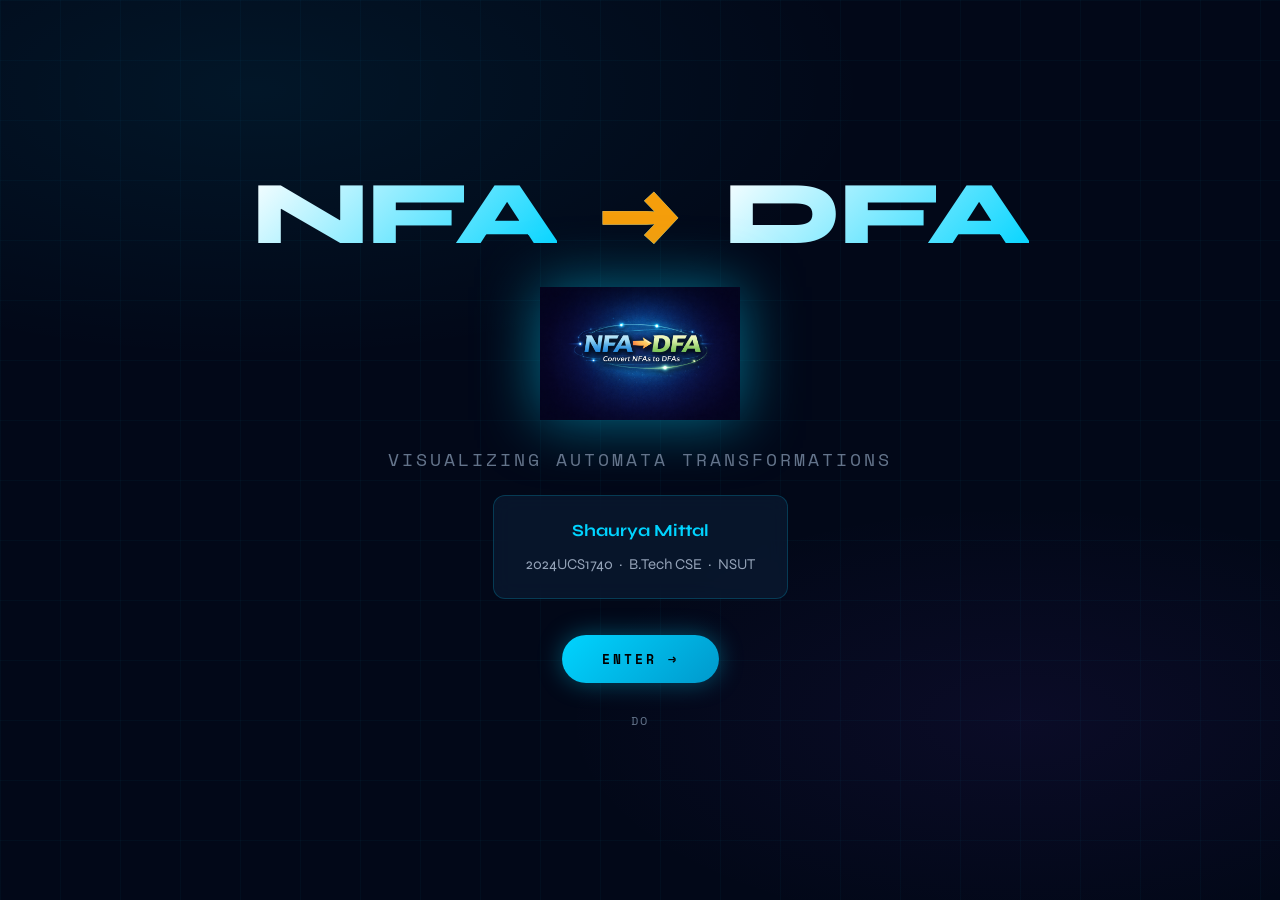
<file: index.html>
<!DOCTYPE html>
<html lang="en">
<head>
  <meta charset="UTF-8">
  <meta name="viewport" content="width=device-width, initial-scale=1.0">
  <title>NFA → DFA Visualizer</title>
  <link rel="shortcut icon" href="images/fevicon-logo.png" type="image/x-icon">
  <link rel="stylesheet" href="style.css">
  <style>
    /* Enhanced splash particles */
    .splash-particles { position:fixed; inset:0; pointer-events:none; z-index:0; }
    /* Glitch effect on title */
    .title-glitch {
      position: relative;
      display: inline-block;
    }
    .title-glitch::before, .title-glitch::after {
      content: attr(data-text);
      position: absolute;
      top: 0; left: 0;
      width: 100%; height: 100%;
      background: linear-gradient(135deg, #fff, var(--accent));
      -webkit-background-clip: text;
      -webkit-text-fill-color: transparent;
      background-clip: text;
    }
    .title-glitch::before {
      animation: glitch1 4s infinite;
      clip-path: polygon(0 0, 100% 0, 100% 35%, 0 35%);
      transform: translateX(-2px);
      opacity: 0;
    }
    .title-glitch::after {
      animation: glitch2 4s infinite;
      clip-path: polygon(0 65%, 100% 65%, 100% 100%, 0 100%);
      transform: translateX(2px);
      opacity: 0;
    }
    @keyframes glitch1 {
      0%,90%,100% { opacity:0; transform:translateX(-2px); }
      91%,95%     { opacity:0.5; transform:translateX(-4px); }
    }
    @keyframes glitch2 {
      0%,90%,100% { opacity:0; transform:translateX(2px); }
      93%,97%     { opacity:0.4; transform:translateX(4px); }
    }
    /* Ring animation around logo */
    .logo-ring {
      position: absolute;
      top: 50%; left: 50%;
      transform: translate(-50%,-50%);
      border: 1px solid rgba(0,212,255,0.3);
      border-radius: 50%;
      animation: ringPulse 2s ease-out infinite;
      pointer-events: none;
    }
    .logo-wrapper { position: relative; display: inline-block; }
    @keyframes ringPulse {
      0%   { width: 200px; height: 200px; opacity: 0.6; }
      100% { width: 340px; height: 340px; opacity: 0; }
    }
    .enter-btn {
      margin-top: 16px;
      background: linear-gradient(135deg, var(--accent), #0099cc);
      color: #000;
      font-family: 'Space Mono', monospace;
      font-size: 13px;
      letter-spacing: 3px;
      padding: 14px 40px;
      border: none;
      border-radius: 40px;
      cursor: pointer;
      font-weight: 700;
      position: relative;
      overflow: hidden;
      box-shadow: 0 0 24px rgba(0,212,255,0.35);
      animation: splashBtnIn 0.7s cubic-bezier(0.22,1,0.36,1) 0.9s both;
      transition: box-shadow 0.3s, transform 0.3s;
    }
    .enter-btn:hover {
      box-shadow: 0 0 40px rgba(0,212,255,0.6);
      transform: scale(1.05);
    }
    @keyframes splashBtnIn {
      from { opacity:0; transform: translateY(16px); }
      to   { opacity:1; transform: translateY(0); }
    }
  </style>
</head>
<body>

<div class="splash">
  <div class="title">
    <span class="title-glitch" data-text="NFA">NFA</span>
    <span class="arrow">→</span>
    <span class="title-glitch" data-text="DFA">DFA</span>
  </div>

  <div class="logo-wrapper">
    <div class="logo-ring"></div>
    <img src="images/fevicon-logo.png" class="logo" alt="Logo">
  </div>

  <p class="tagline">Visualizing Automata Transformations</p>

  <div class="author">
    <b>Shaurya Mittal</b>
    2024UCS1740 &nbsp;·&nbsp; B.Tech CSE &nbsp;·&nbsp; NSUT
  </div>

  <button class="enter-btn" onclick="enterApp()">ENTER →</button>
  <p class="splash-hint" id="splashHint"></p>
</div>

<script src="script.js"></script>
<script>
function enterApp() {
  document.querySelector('.splash').classList.add('fade-out');
  setTimeout(() => { location.href = 'homepage.html'; }, 900);
}

/* Typewriter on tagline */
(function() {
  const el = document.getElementById('splashHint');
  const txt = 'DOUBLE CLICK TO ENTER  /  AUTO IN 10s';
  let i = 0;
  function type() {
    if (i <= txt.length) {
      el.textContent = txt.slice(0, i);
      i++;
      setTimeout(type, 55);
    }
  }
  setTimeout(type, 1200);
})();

/* Double click shortcut */
document.addEventListener('dblclick', enterApp);
</script>
</body>
</html>
</file>
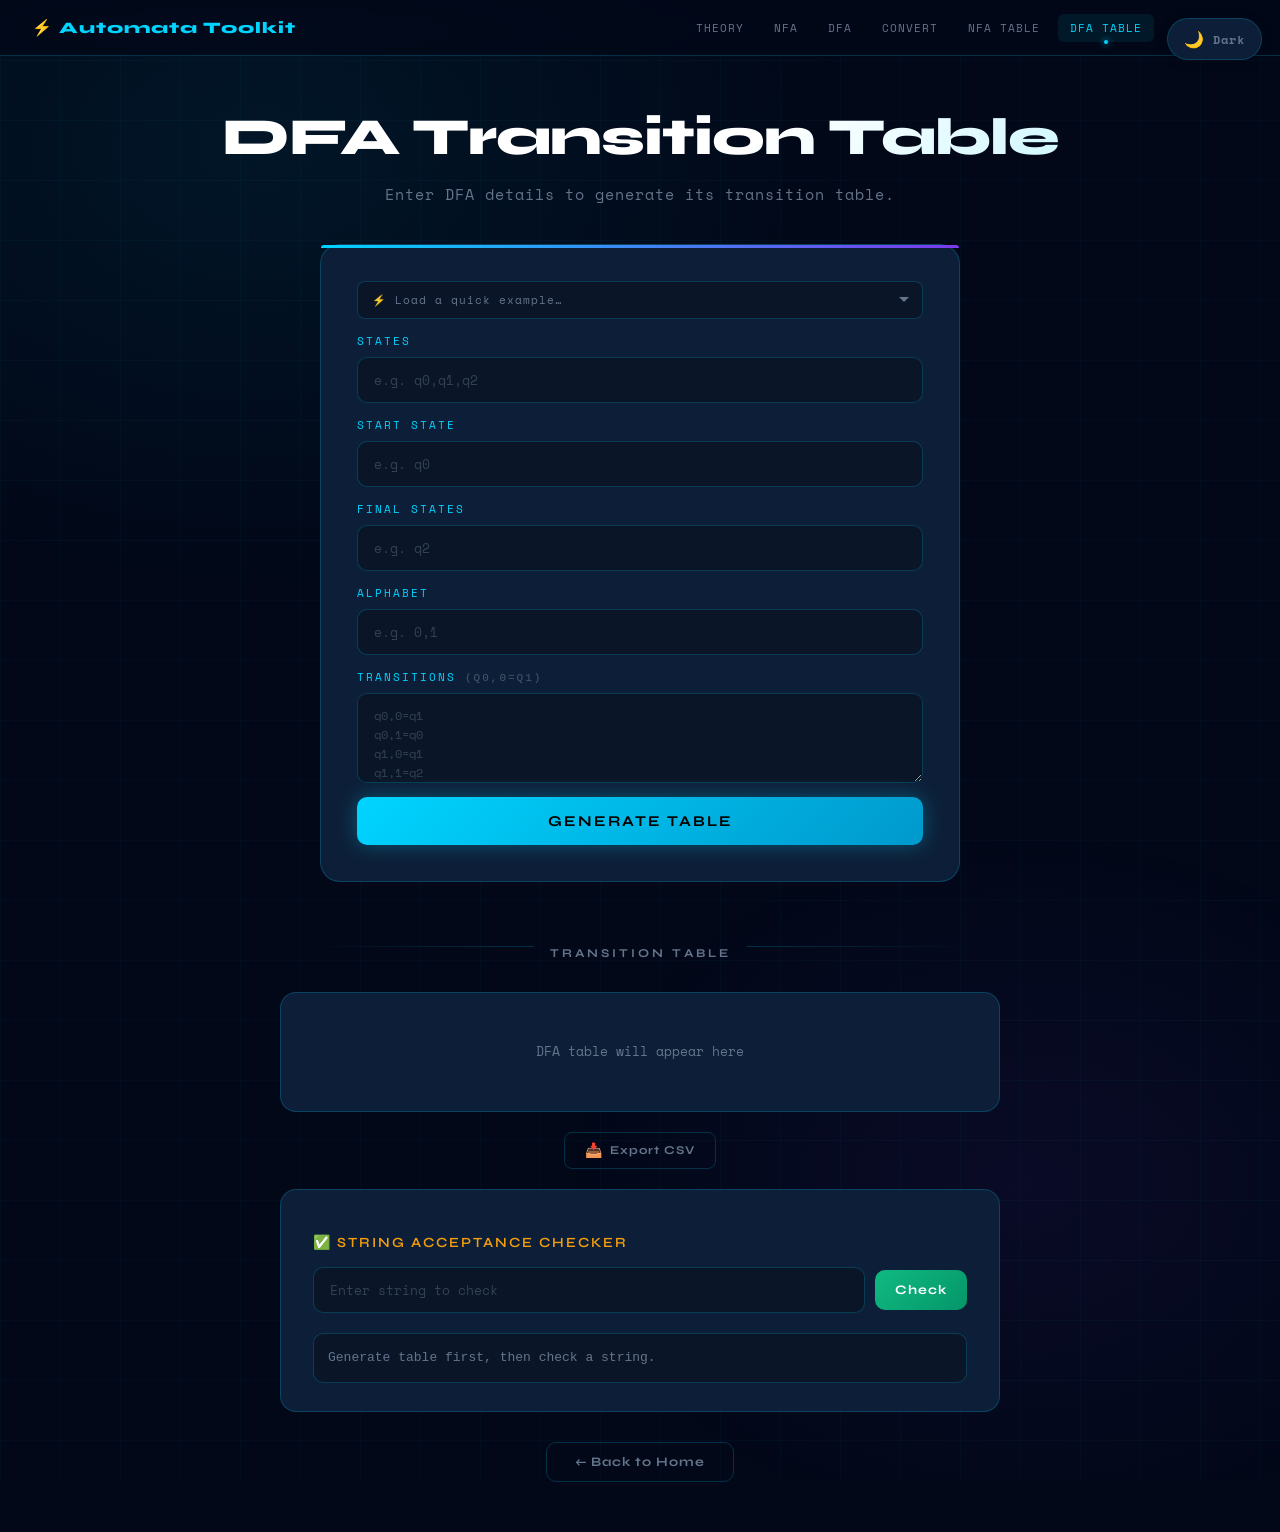
<file: dfa-table.html>
<!DOCTYPE html>
<html lang="en">
<head>
  <meta charset="UTF-8">
  <meta name="viewport" content="width=device-width, initial-scale=1.0">
  <title>DFA Transition Table</title>
  <link rel="shortcut icon" href="images/fevicon-logo.png" type="image/x-icon">
  <link rel="stylesheet" href="style.css">
  <style>
    /* Tool-page animation enhancements */
    .converter, .visualizer, .table-generator {
      animation: panelSlideUp 0.6s cubic-bezier(0.22, 1, 0.36, 1) both;
    }
    h1 { animation: headlineDrop 0.7s cubic-bezier(0.22,1,0.36,1) both; }
    @keyframes headlineDrop {
      from { opacity:0; transform:translateY(-20px); }
      to   { opacity:1; transform:translateY(0); }
    }
    .graph-box, #graphArea { position: relative; }
button:active { transform: scale(0.97) translateY(1px) !important; transition: transform 0.1s !important; }
    #tableArea tr:hover td, #dfaTable tr:hover td { color: var(--accent) !important; }
    /* Stagger form fields */
    .converter > *, .visualizer > *, .table-generator > * {
      animation: fieldSlideIn 0.5s cubic-bezier(0.22,1,0.36,1) both;
    }
    .converter > *:nth-child(1),.visualizer > *:nth-child(1),.table-generator > *:nth-child(1){ animation-delay:0.05s; }
    .converter > *:nth-child(2),.visualizer > *:nth-child(2),.table-generator > *:nth-child(2){ animation-delay:0.10s; }
    .converter > *:nth-child(3),.visualizer > *:nth-child(3),.table-generator > *:nth-child(3){ animation-delay:0.15s; }
    .converter > *:nth-child(4),.visualizer > *:nth-child(4),.table-generator > *:nth-child(4){ animation-delay:0.20s; }
    .converter > *:nth-child(5),.visualizer > *:nth-child(5),.table-generator > *:nth-child(5){ animation-delay:0.25s; }
    @keyframes fieldSlideIn {
      from { opacity:0; transform:translateY(14px); }
      to   { opacity:1; transform:translateY(0); }
    }
  </style>
</head>
<body>
  <script src="theme.js"></script>
  <h1>DFA Transition Table</h1>
  <p class="intro4">Enter DFA details to generate its transition table.</p>

  <div class="table-generator">
    <label for="states">States</label>
    <input id="states" type="text" placeholder="e.g. q0,q1,q2">
    <label for="start">Start State</label>
    <input id="start" type="text" placeholder="e.g. q0">
    <label for="final">Final States</label>
    <input id="final" type="text" placeholder="e.g. q2">
    <label for="alphabet">Alphabet</label>
    <input id="alphabet" type="text" placeholder="e.g. 0,1">
    <label for="transitions">Transitions <span style="font-size:11px;color:#475569;font-family:monospace;">(q0,0=q1)</span></label>
    <textarea id="transitions" placeholder="q0,0=q1&#10;q0,1=q0&#10;q1,0=q1&#10;q1,1=q2"></textarea>
    <button id="generateDfaTable">Generate Table</button>
  </div>

  <div class="section-label"><h2>Transition Table</h2></div>
  <div id="tableArea"><p>DFA table will appear here</p></div>

  <div class="export-bar">
    <button class="export-btn" onclick="exportTableCSV('tableArea','dfa-table')"><span class="eicon">📥</span> Export CSV</button>
  </div>

  <!-- String Checker -->
  <div class="checker-panel">
    <h3>✅ String Acceptance Checker</h3>
    <div class="sim-input-row">
      <input id="checkerInput" type="text" placeholder="Enter string to check">
      <button id="checkBtn">Check</button>
    </div>
    <div class="path-display" id="pathDisplay"><span style="color:var(--text-muted);font-family:monospace;font-size:13px;">Generate table first, then check a string.</span></div>
    <div class="verdict" id="checkerVerdict"></div>
  </div>

  <button onclick="(function(){document.body.style.transition='opacity 0.3s ease';document.body.style.opacity='0';setTimeout(function(){location.href='homepage.html';},300);})()">← Back to Home</button>
  <script src="script.js"></script>
  <script src="interactions.js"></script>
<script src="animations.js"></script>
</body>
</html>
</file>
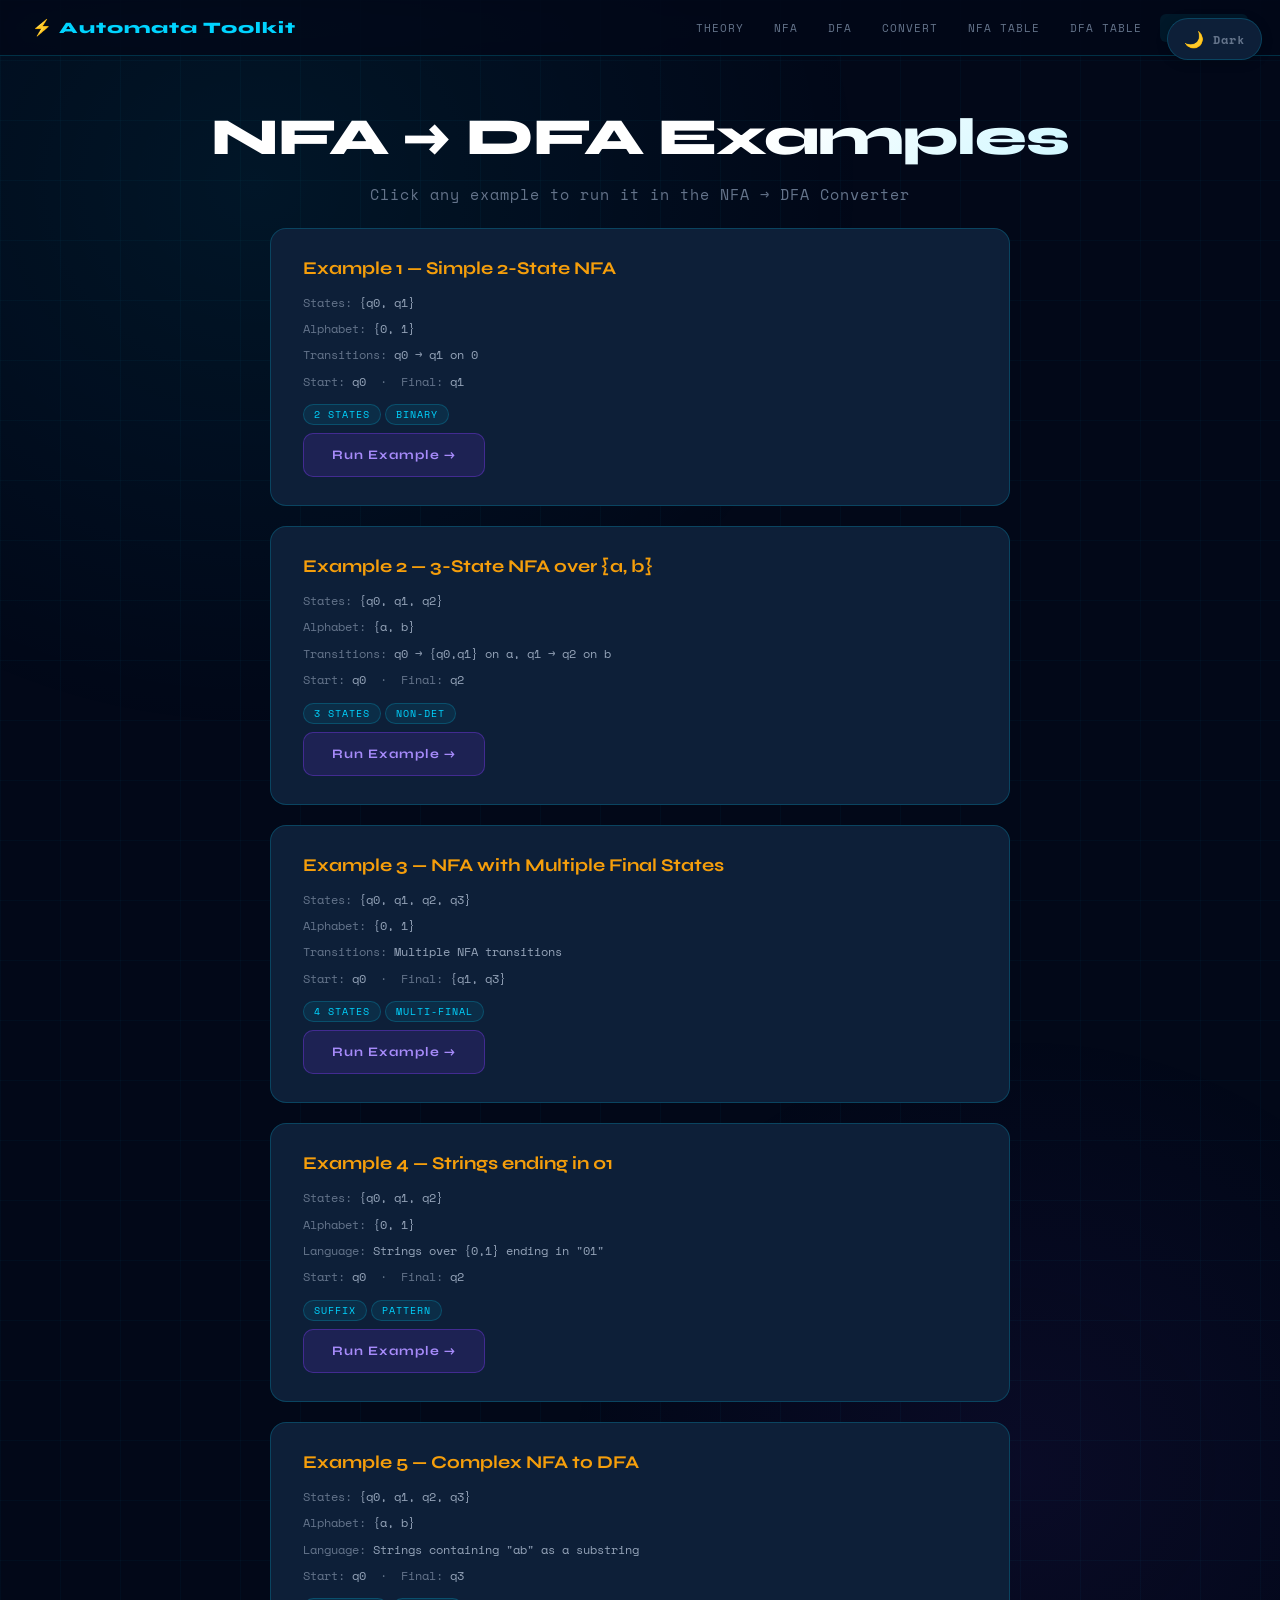
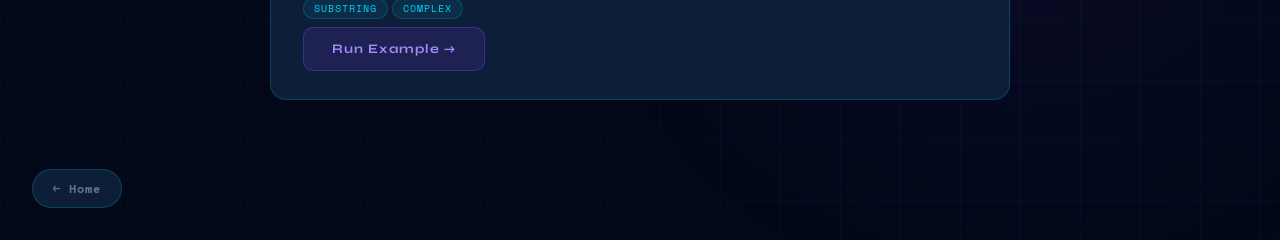
<file: examples.html>
<!DOCTYPE html>
<html lang="en">
<head>
  <meta charset="UTF-8">
  <meta name="viewport" content="width=device-width, initial-scale=1.0">
  <title>NFA → DFA Examples</title>
  <link rel="shortcut icon" href="images/fevicon-logo.png" type="image/x-icon">
  <link rel="stylesheet" href="style.css">
  <style>
    .example-card {
      position: relative;
      opacity: 0;
      transform: translateY(24px) scale(0.97);
      transition: opacity 0.5s cubic-bezier(0.22,1,0.36,1),
                  transform 0.5s cubic-bezier(0.22,1,0.36,1),
                  box-shadow 0.4s ease,
                  border-color 0.35s ease;
    }
    .example-card.show { opacity: 1; transform: translateY(0) scale(1); }
    .example-card:hover { transform: translateY(-6px) scale(1.02) !important; }

    /* Tag chips */
    .ex-tag {
      display: inline-block;
      background: rgba(0,212,255,0.08);
      border: 1px solid var(--border);
      color: var(--accent);
      border-radius: 20px;
      padding: 2px 10px;
      font-family: 'Space Mono', monospace;
      font-size: 10px;
      letter-spacing: 1px;
      margin: 6px 4px 0 0;
      transition: background 0.2s, transform 0.2s;
    }
    .ex-tag:hover { background: rgba(0,212,255,0.18); transform: scale(1.06); }

    /* Float back button */
    .float-back {
      position: fixed;
      bottom: 32px; left: 32px;
      z-index: 100;
      background: var(--bg-card);
      border: 1px solid var(--border);
      color: var(--text-muted);
      padding: 10px 20px;
      border-radius: 40px;
      font-family: 'Space Mono', monospace;
      font-size: 12px;
      cursor: pointer;
      backdrop-filter: blur(12px);
      opacity: 0;
      transform: translateX(-20px);
      animation: floatIn 0.5s ease-out 0.8s forwards;
      transition: border-color 0.3s, color 0.3s, box-shadow 0.3s, transform 0.3s !important;
    }
    .float-back:hover {
      border-color: var(--border-hover);
      color: var(--accent);
      box-shadow: var(--glow);
      transform: translateX(-5px) !important;
    }
    @keyframes floatIn { to { opacity: 1; transform: translateX(0); } }
  </style>
</head>
<body>
  <script src="theme.js"></script>
  <!-- Single fixed floating back button -->
  <button class="float-back" onclick="goBack()">← Home</button>

  <h1>NFA → DFA Examples</h1>
  <p class="intro">Click any example to run it in the NFA → DFA Converter</p>

  <div class="examples">

    <div class="example-card">
      <h2>Example 1 — Simple 2-State NFA</h2>
      <p>States: <span>{q0, q1}</span></p>
      <p>Alphabet: <span>{0, 1}</span></p>
      <p>Transitions: <span>q0 → q1 on 0</span></p>
      <p>Start: <span>q0</span> &nbsp;·&nbsp; Final: <span>q1</span></p>
      <div><span class="ex-tag">2 STATES</span><span class="ex-tag">BINARY</span></div>
      <button onclick="goTo('nfa-dfa.html?example=1')">Run Example →</button>
    </div>

    <div class="example-card">
      <h2>Example 2 — 3-State NFA over {a, b}</h2>
      <p>States: <span>{q0, q1, q2}</span></p>
      <p>Alphabet: <span>{a, b}</span></p>
      <p>Transitions: <span>q0 → {q0,q1} on a, q1 → q2 on b</span></p>
      <p>Start: <span>q0</span> &nbsp;·&nbsp; Final: <span>q2</span></p>
      <div><span class="ex-tag">3 STATES</span><span class="ex-tag">NON-DET</span></div>
      <button onclick="goTo('nfa-dfa.html?example=2')">Run Example →</button>
    </div>

    <div class="example-card">
      <h2>Example 3 — NFA with Multiple Final States</h2>
      <p>States: <span>{q0, q1, q2, q3}</span></p>
      <p>Alphabet: <span>{0, 1}</span></p>
      <p>Transitions: <span>Multiple NFA transitions</span></p>
      <p>Start: <span>q0</span> &nbsp;·&nbsp; Final: <span>{q1, q3}</span></p>
      <div><span class="ex-tag">4 STATES</span><span class="ex-tag">MULTI-FINAL</span></div>
      <button onclick="goTo('nfa-dfa.html?example=3')">Run Example →</button>
    </div>

    <div class="example-card">
      <h2>Example 4 — Strings ending in 01</h2>
      <p>States: <span>{q0, q1, q2}</span></p>
      <p>Alphabet: <span>{0, 1}</span></p>
      <p>Language: <span>Strings over {0,1} ending in "01"</span></p>
      <p>Start: <span>q0</span> &nbsp;·&nbsp; Final: <span>q2</span></p>
      <div><span class="ex-tag">SUFFIX</span><span class="ex-tag">PATTERN</span></div>
      <button onclick="goTo('nfa-dfa.html?example=4')">Run Example →</button>
    </div>

    <div class="example-card">
      <h2>Example 5 — Complex NFA to DFA</h2>
      <p>States: <span>{q0, q1, q2, q3}</span></p>
      <p>Alphabet: <span>{a, b}</span></p>
      <p>Language: <span>Strings containing "ab" as a substring</span></p>
      <p>Start: <span>q0</span> &nbsp;·&nbsp; Final: <span>q3</span></p>
      <div><span class="ex-tag">SUBSTRING</span><span class="ex-tag">COMPLEX</span></div>
      <button onclick="goTo('nfa-dfa.html?example=5')">Run Example →</button>
    </div>

  </div>

  <div style="height: 80px;"></div>

  <script>
    document.body.style.opacity = '0';
    requestAnimationFrame(() => {
      document.body.style.transition = 'opacity 0.4s ease';
      document.body.style.opacity = '1';
    });

    function goBack() {
      document.body.style.transition = 'opacity 0.3s ease';
      document.body.style.opacity = '0';
      setTimeout(() => { location.href = 'homepage.html'; }, 300);
    }
    function goTo(url) {
      document.body.style.transition = 'opacity 0.3s ease';
      document.body.style.opacity = '0';
      setTimeout(() => { location.href = url; }, 300);
    }

    /* Stagger card entrance */
    document.querySelectorAll('.example-card').forEach((card, i) => {
      setTimeout(() => card.classList.add('show'), 100 + i * 100);
    });

    /* 3D tilt on hover */
    document.querySelectorAll('.example-card').forEach(card => {
      card.addEventListener('mousemove', e => {
        const r = card.getBoundingClientRect();
        const x = (e.clientX - r.left) / r.width  - 0.5;
        const y = (e.clientY - r.top)  / r.height - 0.5;
        card.style.transform = `translateY(-6px) scale(1.02) rotateX(${-y*6}deg) rotateY(${x*6}deg)`;
        card.style.transition = 'transform 0.1s ease, box-shadow 0.3s, border-color 0.3s';
      });
      card.addEventListener('mouseleave', () => {
        card.style.transform = '';
        card.style.transition = 'transform 0.5s cubic-bezier(0.22,1,0.36,1), opacity 0.5s, box-shadow 0.4s, border-color 0.35s';
      });
    });
  </script>
</body>
</html>
</file>
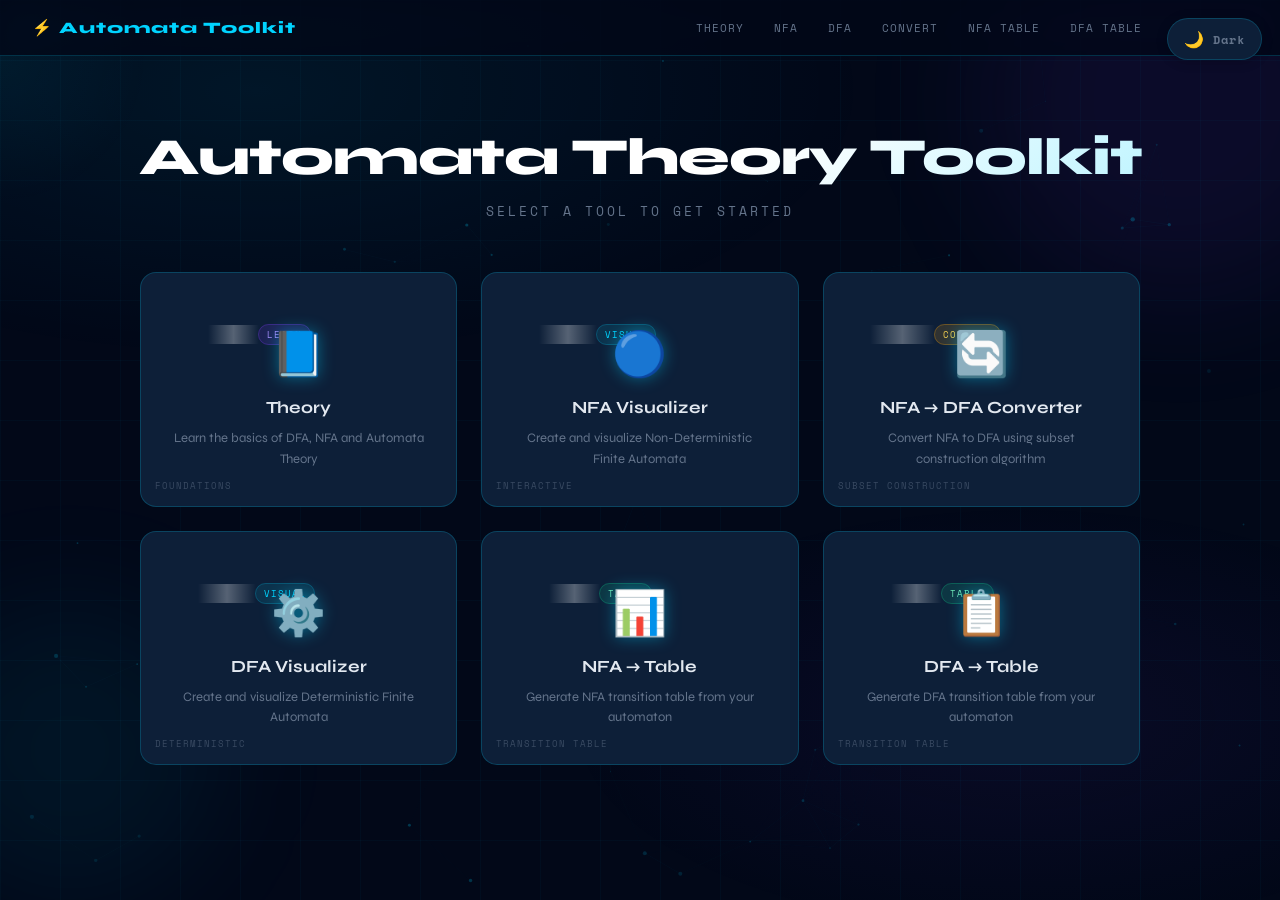
<file: homepage.html>
<!DOCTYPE html>
<html lang="en">
<head>
  <meta charset="UTF-8">
  <meta name="viewport" content="width=device-width, initial-scale=1.0">
  <title>Automata Theory Toolkit</title>
  <link rel="shortcut icon" href="images/fevicon-logo.png" type="image/x-icon">
  <link rel="stylesheet" href="style.css">
  <style>
    /* Cursor glow */
    .cursor-glow {
      position: fixed;
      width: 300px; height: 300px;
      border-radius: 50%;
      background: radial-gradient(circle, rgba(0,212,255,0.06) 0%, transparent 70%);
      pointer-events: none;
      transform: translate(-50%, -50%);
      z-index: 0;
      transition: opacity 0.3s;
    }
    /* Floating orb decorations */
    .orb {
      position: fixed;
      border-radius: 50%;
      pointer-events: none;
      z-index: 0;
      filter: blur(60px);
    }
    .orb-1 {
      width: 400px; height: 400px;
      top: -100px; right: -100px;
      background: rgba(124,58,237,0.08);
      animation: orbFloat1 8s ease-in-out infinite;
    }
    .orb-2 {
      width: 300px; height: 300px;
      bottom: 0; left: -80px;
      background: rgba(0,212,255,0.06);
      animation: orbFloat2 10s ease-in-out infinite;
    }
    @keyframes orbFloat1 {
      0%,100% { transform: translate(0,0) scale(1); }
      50%      { transform: translate(-30px, 40px) scale(1.1); }
    }
    @keyframes orbFloat2 {
      0%,100% { transform: translate(0,0) scale(1); }
      50%      { transform: translate(20px, -30px) scale(1.08); }
    }
    /* Count-up badge on card */
    .card-stat {
      position: absolute;
      bottom: 14px;
      left: 14px;
      font-family: 'Space Mono', monospace;
      font-size: 9px;
      color: var(--text-muted);
      opacity: 0.5;
      letter-spacing: 1px;
      transition: opacity 0.3s;
    }
    .card:hover .card-stat { opacity: 1; }
  </style>
</head>
<body>
  <script src="theme.js"></script>

  <!-- Ambient orbs -->
  <div class="orb orb-1"></div>
  <div class="orb orb-2"></div>
  <!-- Cursor glow -->
  <div class="cursor-glow" id="cursorGlow"></div>

  <!-- Particle canvas background -->
  <canvas id="particleCanvas" style="position:fixed;inset:0;z-index:0;pointer-events:none;opacity:0.35;"></canvas>

  <div class="homepage-wrapper">

    <h1>Automata Theory Toolkit</h1>
    <p class="homepage-subtitle">Select a tool to get started</p>

    <div class="cards stagger">

      <div class="card reveal" data-type="learn" onclick="navigateTo('theory.html')">
        <span class="card-badge">Learn</span>
        <div class="icon">📘</div>
        <h3>Theory</h3>
        <p>Learn the basics of DFA, NFA and Automata Theory</p>
        <span class="card-stat">FOUNDATIONS</span>
      </div>

      <div class="card reveal" data-type="visual" onclick="navigateTo('nfa-visual.html')">
        <span class="card-badge">Visual</span>
        <div class="icon">🔵</div>
        <h3>NFA Visualizer</h3>
        <p>Create and visualize Non-Deterministic Finite Automata</p>
        <span class="card-stat">INTERACTIVE</span>
      </div>

      <div class="card reveal" data-type="convert" onclick="navigateTo('nfa-dfa.html')">
        <span class="card-badge">Convert</span>
        <div class="icon">🔄</div>
        <h3>NFA → DFA Converter</h3>
        <p>Convert NFA to DFA using subset construction algorithm</p>
        <span class="card-stat">SUBSET CONSTRUCTION</span>
      </div>

      <div class="card reveal" data-type="visual" onclick="navigateTo('dfa-visual.html')">
        <span class="card-badge">Visual</span>
        <div class="icon">⚙️</div>
        <h3>DFA Visualizer</h3>
        <p>Create and visualize Deterministic Finite Automata</p>
        <span class="card-stat">DETERMINISTIC</span>
      </div>

      <div class="card reveal" data-type="table" onclick="navigateTo('nfa-table.html')">
        <span class="card-badge">Table</span>
        <div class="icon">📊</div>
        <h3>NFA → Table</h3>
        <p>Generate NFA transition table from your automaton</p>
        <span class="card-stat">TRANSITION TABLE</span>
      </div>

      <div class="card reveal" data-type="table" onclick="navigateTo('dfa-table.html')">
        <span class="card-badge">Table</span>
        <div class="icon">📋</div>
        <h3>DFA → Table</h3>
        <p>Generate DFA transition table from your automaton</p>
        <span class="card-stat">TRANSITION TABLE</span>
      </div>

    </div>
  </div>

  <script>
  /* ── Cursor glow follow ── */
  const glow = document.getElementById('cursorGlow');
  document.addEventListener('mousemove', e => {
    glow.style.left = e.clientX + 'px';
    glow.style.top  = e.clientY + 'px';
  });

  /* ── Page navigation with fade-out ── */
  function navigateTo(url) {
    document.body.style.transition = 'opacity 0.3s ease';
    document.body.style.opacity = '0';
    setTimeout(() => { location.href = url; }, 300);
  }

  /* ── Particle canvas ── */
  (function() {
    const canvas = document.getElementById('particleCanvas');
    const ctx = canvas.getContext('2d');
    let W, H, particles;

    function resize() {
      W = canvas.width  = window.innerWidth;
      H = canvas.height = window.innerHeight;
    }

    function initParticles() {
      particles = Array.from({ length: 70 }, () => ({
        x: Math.random() * W,
        y: Math.random() * H,
        r: Math.random() * 1.8 + 0.4,
        vx: (Math.random() - 0.5) * 0.35,
        vy: (Math.random() - 0.5) * 0.35,
        alpha: Math.random() * 0.5 + 0.2
      }));
    }

    function draw() {
      ctx.clearRect(0, 0, W, H);
      const isLight = document.body.classList.contains('light');
      const col = isLight ? '0,119,204' : '0,212,255';

      for (let i = 0; i < particles.length; i++) {
        for (let j = i + 1; j < particles.length; j++) {
          const dx = particles[i].x - particles[j].x;
          const dy = particles[i].y - particles[j].y;
          const dist = Math.sqrt(dx*dx + dy*dy);
          if (dist < 140) {
            ctx.beginPath();
            ctx.moveTo(particles[i].x, particles[i].y);
            ctx.lineTo(particles[j].x, particles[j].y);
            ctx.strokeStyle = `rgba(${col},${0.14 * (1 - dist/140)})`;
            ctx.lineWidth = 0.8;
            ctx.stroke();
          }
        }
      }

      particles.forEach(p => {
        p.x += p.vx; p.y += p.vy;
        if (p.x < 0) p.x = W; if (p.x > W) p.x = 0;
        if (p.y < 0) p.y = H; if (p.y > H) p.y = 0;
        ctx.beginPath();
        ctx.arc(p.x, p.y, p.r, 0, Math.PI * 2);
        ctx.fillStyle = `rgba(${col},${p.alpha})`;
        ctx.fill();
      });

      requestAnimationFrame(draw);
    }

    resize();
    initParticles();
    draw();
    window.addEventListener('resize', () => { resize(); initParticles(); });
  })();

  /* ── Scroll reveal observer ── */
  const observer = new IntersectionObserver((entries) => {
    entries.forEach(e => {
      if (e.isIntersecting) {
        e.target.classList.add('visible');
        observer.unobserve(e.target);
      }
    });
  }, { threshold: 0.1 });

  /* ── Card stagger entrance ── */
  document.querySelectorAll('.card').forEach((card, i) => {
    card.style.opacity = '0';
    card.style.transform = 'translateY(28px) scale(0.97)';
    card.style.transition = 'opacity 0.55s cubic-bezier(0.22,1,0.36,1), transform 0.55s cubic-bezier(0.22,1,0.36,1), border-color 0.35s, box-shadow 0.35s';
    setTimeout(() => {
      card.style.opacity = '1';
      card.style.transform = 'translateY(0) scale(1)';
    }, 120 + i * 90);
  });

  /* ── Card tilt on mousemove (3D) ── */
  document.querySelectorAll('.card').forEach(card => {
    card.addEventListener('mousemove', e => {
      const rect = card.getBoundingClientRect();
      const x = (e.clientX - rect.left) / rect.width  - 0.5;
      const y = (e.clientY - rect.top)  / rect.height - 0.5;
      card.style.transform = `translateY(-10px) scale(1.025) rotateX(${-y * 8}deg) rotateY(${x * 8}deg)`;
    });
    card.addEventListener('mouseleave', () => {
      card.style.transform = 'translateY(0) scale(1) rotateX(0) rotateY(0)';
      card.style.transition = 'transform 0.5s cubic-bezier(0.22,1,0.36,1), opacity 0.55s, border-color 0.35s, box-shadow 0.35s';
    });
    card.addEventListener('mouseenter', () => {
      card.style.transition = 'transform 0.15s ease, border-color 0.35s, box-shadow 0.35s';
    });
  });

  /* ── Page fade in ── */
  document.body.style.opacity = '0';
  requestAnimationFrame(() => {
    document.body.style.transition = 'opacity 0.4s ease';
    document.body.style.opacity = '1';
  });
  </script>
</body>
</html>
</file>
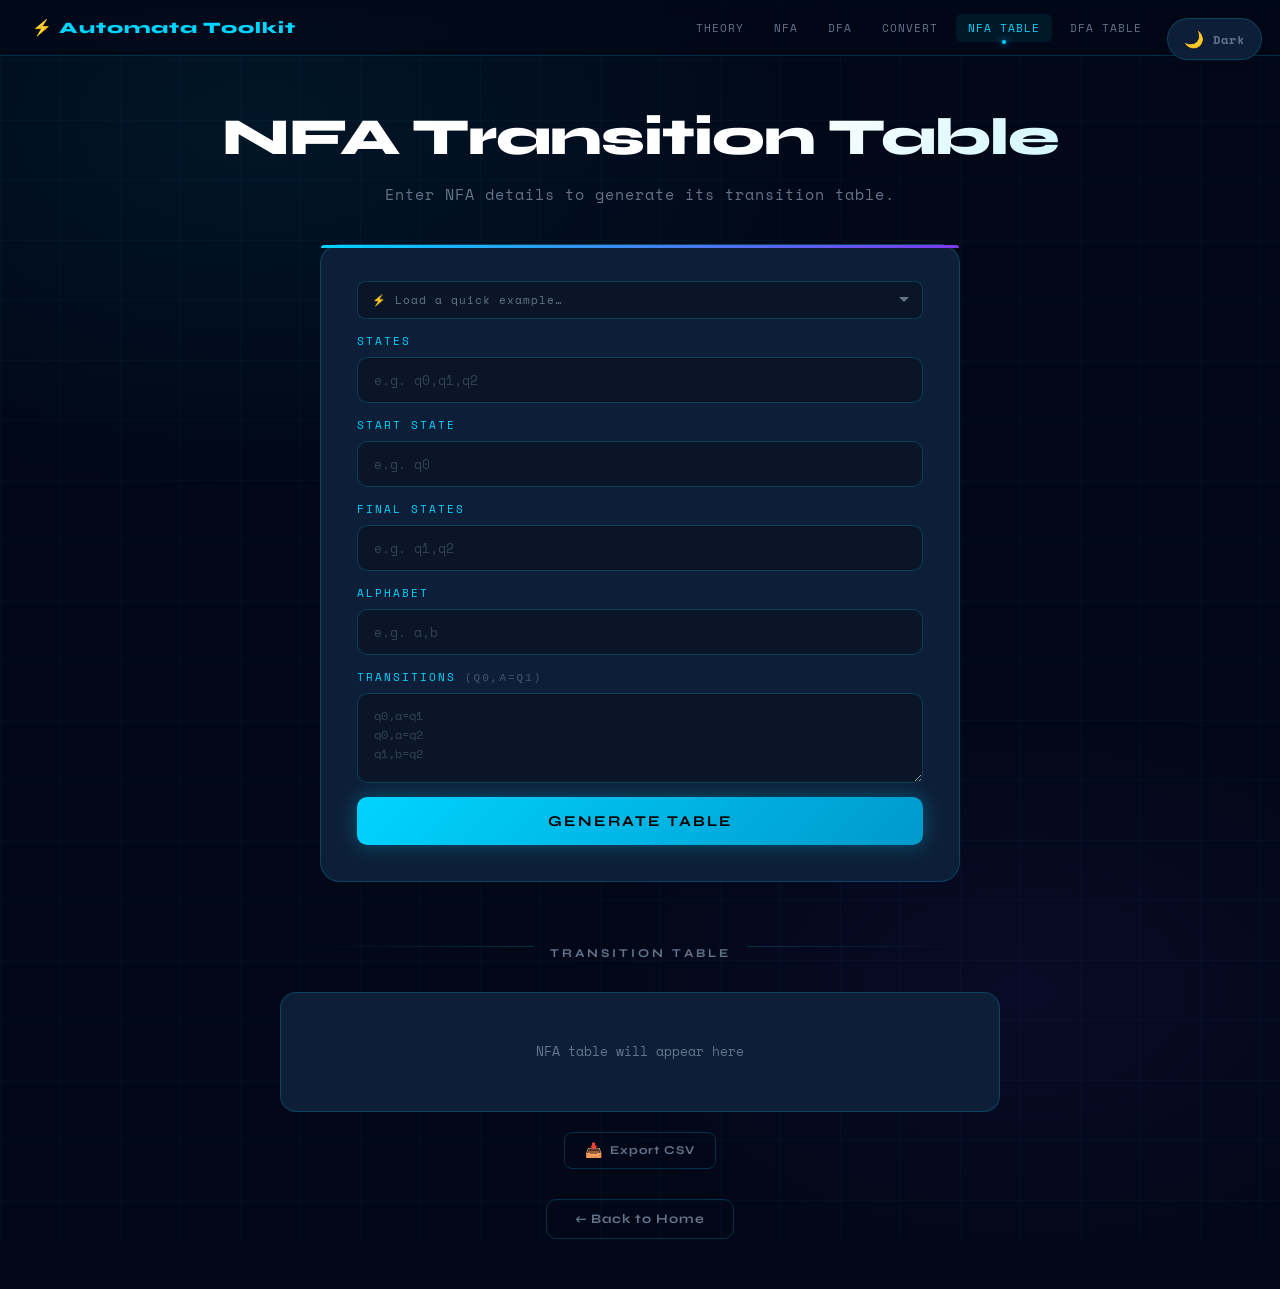
<file: nfa-table.html>
<!DOCTYPE html>
<html lang="en">
<head>
  <meta charset="UTF-8">
  <meta name="viewport" content="width=device-width, initial-scale=1.0">
  <title>NFA Transition Table</title>
  <link rel="shortcut icon" href="images/fevicon-logo.png" type="image/x-icon">
  <link rel="stylesheet" href="style.css">
  <style>
    /* Tool-page animation enhancements */
    .converter, .visualizer, .table-generator {
      animation: panelSlideUp 0.6s cubic-bezier(0.22, 1, 0.36, 1) both;
    }
    h1 { animation: headlineDrop 0.7s cubic-bezier(0.22,1,0.36,1) both; }
    @keyframes headlineDrop {
      from { opacity:0; transform:translateY(-20px); }
      to   { opacity:1; transform:translateY(0); }
    }
    .graph-box, #graphArea { position: relative; }
button:active { transform: scale(0.97) translateY(1px) !important; transition: transform 0.1s !important; }
    #tableArea tr:hover td, #dfaTable tr:hover td { color: var(--accent) !important; }
    /* Stagger form fields */
    .converter > *, .visualizer > *, .table-generator > * {
      animation: fieldSlideIn 0.5s cubic-bezier(0.22,1,0.36,1) both;
    }
    .converter > *:nth-child(1),.visualizer > *:nth-child(1),.table-generator > *:nth-child(1){ animation-delay:0.05s; }
    .converter > *:nth-child(2),.visualizer > *:nth-child(2),.table-generator > *:nth-child(2){ animation-delay:0.10s; }
    .converter > *:nth-child(3),.visualizer > *:nth-child(3),.table-generator > *:nth-child(3){ animation-delay:0.15s; }
    .converter > *:nth-child(4),.visualizer > *:nth-child(4),.table-generator > *:nth-child(4){ animation-delay:0.20s; }
    .converter > *:nth-child(5),.visualizer > *:nth-child(5),.table-generator > *:nth-child(5){ animation-delay:0.25s; }
    @keyframes fieldSlideIn {
      from { opacity:0; transform:translateY(14px); }
      to   { opacity:1; transform:translateY(0); }
    }
  </style>
</head>
<body>
  <script src="theme.js"></script>
  <h1>NFA Transition Table</h1>
  <p class="intro4">Enter NFA details to generate its transition table.</p>

  <div class="table-generator">
    <label for="states">States</label>
    <input id="states" type="text" placeholder="e.g. q0,q1,q2">
    <label for="start">Start State</label>
    <input id="start" type="text" placeholder="e.g. q0">
    <label for="final">Final States</label>
    <input id="final" type="text" placeholder="e.g. q1,q2">
    <label for="alphabet">Alphabet</label>
    <input id="alphabet" type="text" placeholder="e.g. a,b">
    <label for="transitions">Transitions <span style="font-size:11px;color:#475569;font-family:monospace;">(q0,a=q1)</span></label>
    <textarea id="transitions" placeholder="q0,a=q1&#10;q0,a=q2&#10;q1,b=q2"></textarea>
    <button id="generateNfaTable">Generate Table</button>
  </div>

  <div class="section-label"><h2>Transition Table</h2></div>
  <div id="tableArea"><p>NFA table will appear here</p></div>

  <div class="export-bar">
    <button class="export-btn" onclick="exportTableCSV('tableArea','nfa-table')"><span class="eicon">📥</span> Export CSV</button>
  </div>

  <button onclick="(function(){document.body.style.transition='opacity 0.3s ease';document.body.style.opacity='0';setTimeout(function(){location.href='homepage.html';},300);})()">← Back to Home</button>
  <script src="script.js"></script>
  <script src="interactions.js"></script>
<script src="animations.js"></script>
</body>
</html>
</file>
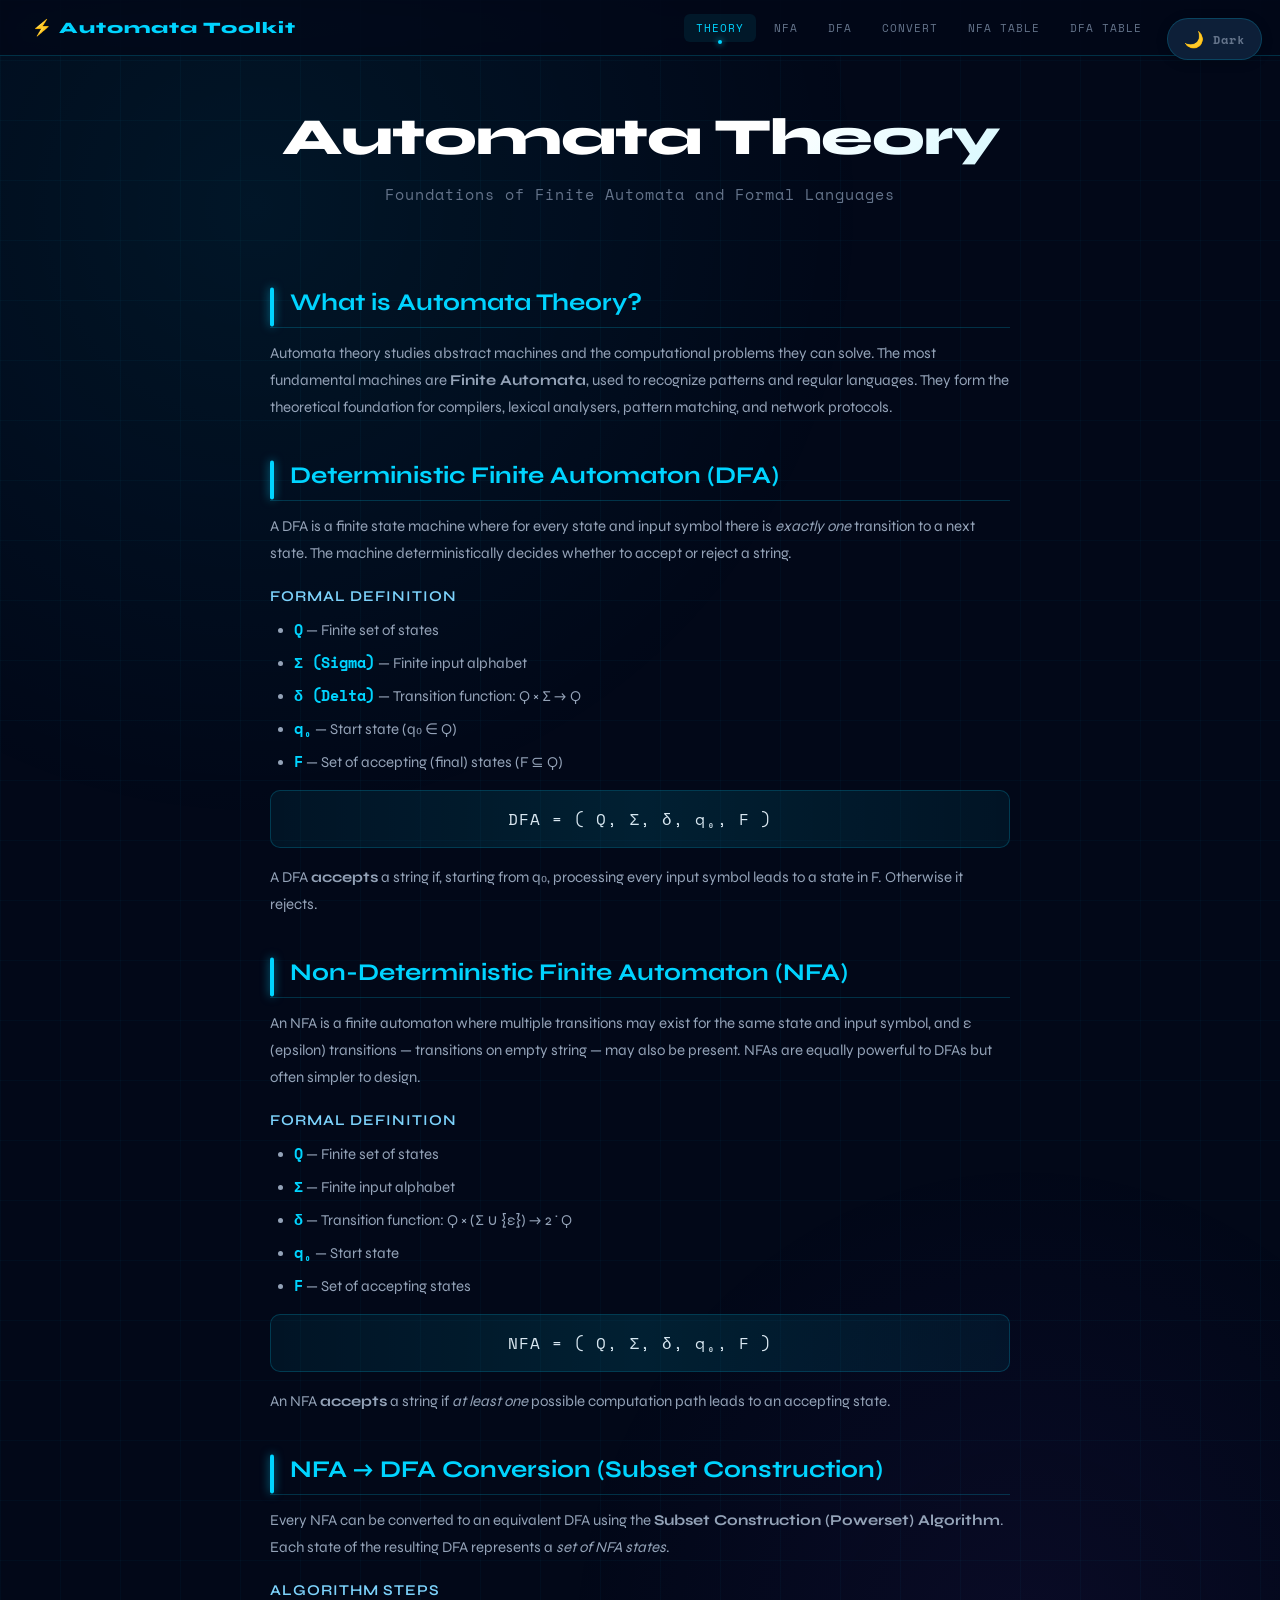
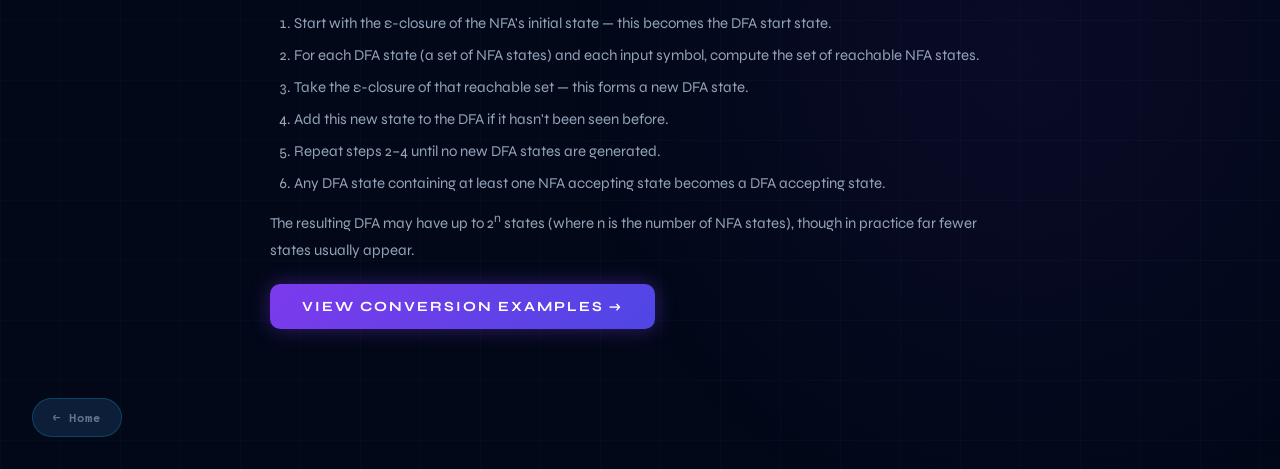
<file: theory.html>
<!DOCTYPE html>
<html lang="en">
<head>
  <meta charset="UTF-8">
  <meta name="viewport" content="width=device-width, initial-scale=1.0">
  <title>Theory — Automata Toolkit</title>
  <link rel="shortcut icon" href="images/fevicon-logo.png" type="image/x-icon">
  <link rel="stylesheet" href="style.css">
  <style>
    /* Reading progress bar */
    .read-progress {
      position: fixed;
      top: 0; left: 0;
      height: 3px;
      background: linear-gradient(90deg, var(--accent), var(--accent2));
      width: 0%;
      z-index: 999;
      transition: width 0.1s linear;
      box-shadow: 0 0 8px var(--accent);
    }

    /* Scroll-reveal base */
    .sr {
      opacity: 0;
      transform: translateY(28px);
      transition: opacity 0.7s cubic-bezier(0.22,1,0.36,1),
                  transform 0.7s cubic-bezier(0.22,1,0.36,1);
    }
    .sr.in { opacity: 1; transform: translateY(0); }
    .sr-left  { opacity:0; transform:translateX(-32px); transition:opacity 0.7s cubic-bezier(0.22,1,0.36,1),transform 0.7s cubic-bezier(0.22,1,0.36,1); }
    .sr-left.in { opacity:1; transform:translateX(0); }

    /* h2 animated accent bar */
    .theory h2 {
      padding-left: 20px;
      position: relative;
    }
    .theory h2::before {
      content: '';
      position: absolute;
      left: 0; top: 50%;
      transform: translateY(-50%);
      width: 4px;
      height: 0%;
      background: var(--accent);
      border-radius: 4px;
      box-shadow: 0 0 10px rgba(0,212,255,0.6);
      transition: height 0.5s cubic-bezier(0.22,1,0.36,1);
    }
    .theory h2.in::before { height: 100%; }

    /* Formula box */
    .formula-box {
      cursor: help;
      position: relative;
      transition: transform 0.3s ease, box-shadow 0.3s ease;
      animation: formulaPulse 3s ease-in-out infinite;
    }
    .formula-box:hover {
      transform: scale(1.03);
      box-shadow: 0 0 30px rgba(0,212,255,0.4) !important;
    }
    @keyframes formulaPulse {
      0%,100% { box-shadow: 0 0 12px rgba(0,212,255,0.15); }
      50%      { box-shadow: 0 0 24px rgba(0,212,255,0.35); }
    }
    .formula-tip {
      position: absolute;
      bottom: calc(100% + 10px);
      left: 50%;
      transform: translateX(-50%) translateY(6px);
      background: var(--bg-card);
      border: 1px solid var(--border);
      padding: 7px 14px;
      border-radius: 8px;
      font-size: 12px;
      font-family: 'Space Mono', monospace;
      color: var(--text-muted);
      white-space: nowrap;
      opacity: 0;
      transition: opacity 0.25s, transform 0.25s;
      pointer-events: none;
      z-index: 20;
    }
    .formula-box:hover .formula-tip {
      opacity: 1;
      transform: translateX(-50%) translateY(0);
    }

    /* List items stagger */
    .theory ul li, .theory ol li {
      opacity: 0;
      transform: translateX(-14px);
      transition: opacity 0.5s ease, transform 0.5s ease;
    }
    .theory ul.in li, .theory ol.in li { opacity: 1; transform: translateX(0); }
    .theory ul.in li:nth-child(1),.theory ol.in li:nth-child(1){ transition-delay:.05s; }
    .theory ul.in li:nth-child(2),.theory ol.in li:nth-child(2){ transition-delay:.12s; }
    .theory ul.in li:nth-child(3),.theory ol.in li:nth-child(3){ transition-delay:.19s; }
    .theory ul.in li:nth-child(4),.theory ol.in li:nth-child(4){ transition-delay:.26s; }
    .theory ul.in li:nth-child(5),.theory ol.in li:nth-child(5){ transition-delay:.33s; }
    .theory ol.in li:nth-child(6){ transition-delay:.40s; }

    /* Tooltip on formula */
    .formula-box { display: block; }

    /* Float back button */
    .float-back {
      position: fixed;
      bottom: 32px; left: 32px;
      z-index: 100;
      background: var(--bg-card);
      border: 1px solid var(--border);
      color: var(--text-muted);
      padding: 10px 20px;
      border-radius: 40px;
      font-family: 'Space Mono', monospace;
      font-size: 12px;
      cursor: pointer;
      backdrop-filter: blur(12px);
      opacity: 0;
      transform: translateX(-20px);
      animation: floatIn 0.5s ease-out 0.9s forwards;
      transition: border-color 0.3s, color 0.3s, box-shadow 0.3s, transform 0.3s !important;
    }
    .float-back:hover {
      border-color: var(--border-hover);
      color: var(--accent);
      box-shadow: var(--glow);
      transform: translateX(-5px) !important;
    }
    @keyframes floatIn { to { opacity: 1; transform: translateX(0); } }
  </style>
</head>
<body>
  <script src="theme.js"></script>
  <div class="read-progress" id="readProgress"></div>
  <button class="float-back" onclick="goBack()">← Home</button>

  <h1 class="sr">Automata Theory</h1>
  <p class="intro sr" style="transition-delay:.12s">Foundations of Finite Automata and Formal Languages</p>

  <div class="theory">

    <h2 class="sr">What is Automata Theory?</h2>
    <p class="sr">
      Automata theory studies abstract machines and the computational problems they can solve.
      The most fundamental machines are <strong>Finite Automata</strong>, used to recognize
      patterns and regular languages. They form the theoretical foundation for compilers,
      lexical analysers, pattern matching, and network protocols.
    </p>

    <h2 class="sr">Deterministic Finite Automaton (DFA)</h2>
    <p class="sr">
      A DFA is a finite state machine where for every state and input symbol there is
      <em>exactly one</em> transition to a next state. The machine deterministically
      decides whether to accept or reject a string.
    </p>

    <h3 class="sr-left">Formal Definition</h3>
    <ul class="sr">
      <li><b>Q</b> — Finite set of states</li>
      <li><b>Σ (Sigma)</b> — Finite input alphabet</li>
      <li><b>δ (Delta)</b> — Transition function: Q × Σ → Q</li>
      <li><b>q₀</b> — Start state (q₀ ∈ Q)</li>
      <li><b>F</b> — Set of accepting (final) states (F ⊆ Q)</li>
    </ul>

    <div class="formula-box sr">DFA = ( Q, Σ, δ, q₀, F )
      <span class="formula-tip">5-tuple formal definition</span>
    </div>

    <p class="sr">
      A DFA <strong>accepts</strong> a string if, starting from q₀, processing every input
      symbol leads to a state in F. Otherwise it rejects.
    </p>

    <h2 class="sr">Non-Deterministic Finite Automaton (NFA)</h2>
    <p class="sr">
      An NFA is a finite automaton where multiple transitions may exist for the same
      state and input symbol, and ε (epsilon) transitions — transitions on empty string —
      may also be present. NFAs are equally powerful to DFAs but often simpler to design.
    </p>

    <h3 class="sr-left">Formal Definition</h3>
    <ul class="sr">
      <li><b>Q</b> — Finite set of states</li>
      <li><b>Σ</b> — Finite input alphabet</li>
      <li><b>δ</b> — Transition function: Q × (Σ ∪ {ε}) → 2^Q</li>
      <li><b>q₀</b> — Start state</li>
      <li><b>F</b> — Set of accepting states</li>
    </ul>

    <div class="formula-box sr">NFA = ( Q, Σ, δ, q₀, F )
      <span class="formula-tip">Same structure — different δ behaviour</span>
    </div>

    <p class="sr">
      An NFA <strong>accepts</strong> a string if <em>at least one</em> possible
      computation path leads to an accepting state.
    </p>

    <h2 class="sr">NFA → DFA Conversion (Subset Construction)</h2>
    <p class="sr">
      Every NFA can be converted to an equivalent DFA using the <strong>Subset Construction
      (Powerset) Algorithm</strong>. Each state of the resulting DFA represents a
      <em>set of NFA states</em>.
    </p>

    <h3 class="sr-left">Algorithm Steps</h3>
    <ol class="sr">
      <li>Start with the ε-closure of the NFA's initial state — this becomes the DFA start state.</li>
      <li>For each DFA state (a set of NFA states) and each input symbol, compute the set of reachable NFA states.</li>
      <li>Take the ε-closure of that reachable set — this forms a new DFA state.</li>
      <li>Add this new state to the DFA if it hasn't been seen before.</li>
      <li>Repeat steps 2–4 until no new DFA states are generated.</li>
      <li>Any DFA state containing at least one NFA accepting state becomes a DFA accepting state.</li>
    </ol>

    <p class="sr">
      The resulting DFA may have up to 2<sup>n</sup> states (where n is the number of NFA states),
      though in practice far fewer states usually appear.
    </p>

    <button class="sr" onclick="goTo('examples.html')" style="margin-top:20px">
      View Conversion Examples →
    </button>

  </div>

  <!-- Only ONE back button -->
  <div style="height:80px;"></div>

  <script>
    /* Page fade-in */
    document.body.style.opacity = '0';
    requestAnimationFrame(() => {
      document.body.style.transition = 'opacity 0.4s ease';
      document.body.style.opacity = '1';
    });

    function goBack() {
      document.body.style.transition = 'opacity 0.3s ease';
      document.body.style.opacity = '0';
      setTimeout(() => { location.href = 'homepage.html'; }, 300);
    }
    function goTo(url) {
      document.body.style.transition = 'opacity 0.3s ease';
      document.body.style.opacity = '0';
      setTimeout(() => { location.href = url; }, 300);
    }

    /* Reading progress */
    window.addEventListener('scroll', () => {
      const el = document.documentElement;
      const pct = el.scrollTop / (el.scrollHeight - el.clientHeight) * 100;
      document.getElementById('readProgress').style.width = pct + '%';
    });

    /* IntersectionObserver — fires for every .sr, .sr-left, h2, ul, ol */
    const io = new IntersectionObserver((entries) => {
      entries.forEach(e => {
        if (!e.isIntersecting) return;
        e.target.classList.add('in');
        io.unobserve(e.target);
      });
    }, { threshold: 0.12, rootMargin: '0px 0px -40px 0px' });

    document.querySelectorAll(
      '.theory h2, .theory h3, .theory p, .theory ul, .theory ol, .theory .formula-box, .theory button, h1, .intro'
    ).forEach(el => {
      if (!el.classList.contains('sr') && !el.classList.contains('sr-left')) {
        el.classList.add('sr');
      }
      io.observe(el);
    });
    /* Also observe already-classed elements */
    document.querySelectorAll('.sr, .sr-left').forEach(el => io.observe(el));
  </script>
</body>
</html>
</file>
<file: style.css>
@import url('https://fonts.googleapis.com/css2?family=Space+Mono:ital,wght@0,400;0,700;1,400&family=Syne:wght@400;600;700;800&display=swap');

:root {
  --bg-deep: #020818;
  --bg-mid: #0a1628;
  --bg-card: #0d1f38;
  --bg-input: #0a1628;
  --accent: #00d4ff;
  --accent2: #7c3aed;
  --accent3: #f59e0b;
  --green: #10b981;
  --red: #ef4444;
  --text: #e2e8f0;
  --text-muted: #64748b;
  --border: rgba(0, 212, 255, 0.2);
  --border-hover: rgba(0, 212, 255, 0.6);
  --glow: 0 0 20px rgba(0, 212, 255, 0.3);
  --glow-strong: 0 0 40px rgba(0, 212, 255, 0.5);
}

*, *::before, *::after {
  box-sizing: border-box;
  margin: 0;
  padding: 0;
}

body {
  background: var(--bg-deep);
  font-family: 'Syne', sans-serif;
  color: var(--text);
  min-height: 100vh;
  overflow-x: hidden;
  overflow-y: auto;
  position: relative;
}

body::before {
  content: '';
  position: fixed;
  inset: 0;
  background:
    radial-gradient(ellipse 80% 50% at 20% 10%, rgba(0,212,255,0.07) 0%, transparent 60%),
    radial-gradient(ellipse 60% 40% at 80% 80%, rgba(124,58,237,0.07) 0%, transparent 60%);
  pointer-events: none;
  z-index: 0;
}

/* Grid overlay */
body::after {
  content: '';
  position: fixed;
  inset: 0;
  background-image:
    linear-gradient(rgba(0,212,255,0.03) 1px, transparent 1px),
    linear-gradient(90deg, rgba(0,212,255,0.03) 1px, transparent 1px);
  background-size: 60px 60px;
  pointer-events: none;
  z-index: 0;
}

/* ===================== TYPOGRAPHY ===================== */

h1 {
  text-align: center;
  margin-top: 50px;
  font-size: clamp(32px, 5vw, 52px);
  font-weight: 800;
  font-family: 'Syne', sans-serif;
  letter-spacing: -1px;
  color: #fff;
  position: relative;
  z-index: 1;
  background: linear-gradient(135deg, #fff 30%, var(--accent) 100%);
  -webkit-background-clip: text;
  -webkit-text-fill-color: transparent;
  background-clip: text;
}

h2 {
  font-family: 'Syne', sans-serif;
  font-size: 22px;
  font-weight: 700;
  color: var(--accent);
  margin: 24px 0 12px;
  position: relative;
  z-index: 1;
}

h3 {
  font-size: 16px;
  font-weight: 600;
  color: #94a3b8;
  margin: 16px 0 8px;
  position: relative;
  z-index: 1;
}

p {
  line-height: 1.7;
  color: #94a3b8;
  font-size: 15px;
  position: relative;
  z-index: 1;
}

/* ===================== SPLASH SCREEN ===================== */

.splash {
  width: 100%;
  height: 100vh;
  display: flex;
  flex-direction: column;
  align-items: center;
  justify-content: center;
  gap: 20px;
  text-align: center;
  position: relative;
  z-index: 1;
  animation: fadeIn 1.2s ease-out;
}

.logo {
  width: 200px;
  max-width: 50vw;
  height: auto;
  filter: drop-shadow(0 0 30px rgba(0,212,255,0.5));
  animation: float 4s ease-in-out infinite;
}

.title {
  font-family: 'Syne', sans-serif;
  font-size: clamp(48px, 10vw, 90px);
  font-weight: 800;
  letter-spacing: -2px;
  line-height: 1;
  margin-bottom: 8px;
}

.title span {
  display: inline-block;
  background: linear-gradient(135deg, #fff, var(--accent));
  -webkit-background-clip: text;
  -webkit-text-fill-color: transparent;
  background-clip: text;
  animation: glow 2s infinite alternate;
}

.arrow {
  color: var(--accent3) !important;
  -webkit-text-fill-color: var(--accent3) !important;
  animation: pulse 1.5s ease-in-out infinite;
  display: inline-block;
  margin: 0 16px;
}

.tagline {
  font-family: 'Space Mono', monospace;
  font-size: clamp(13px, 2.5vw, 18px);
  color: var(--text-muted);
  letter-spacing: 3px;
  text-transform: uppercase;
}

.author {
  font-size: 15px;
  color: #94a3b8;
  line-height: 1.8;
  padding: 20px 32px;
  border: 1px solid var(--border);
  border-radius: 12px;
  background: rgba(13,31,56,0.6);
  backdrop-filter: blur(10px);
}

.author b {
  color: var(--accent);
  font-size: 17px;
  display: block;
  margin-bottom: 4px;
}

.splash-hint {
  font-family: 'Space Mono', monospace;
  font-size: 12px;
  color: var(--text-muted);
  letter-spacing: 2px;
  animation: blink 2s infinite;
  margin-top: 8px;
}

.fade-out { animation: fadeOut 1s forwards; }

/* ===================== HOMEPAGE CARDS ===================== */

.homepage-wrapper {
  position: relative;
  z-index: 1;
  padding: 20px 40px 60px;
}

.homepage-subtitle {
  text-align: center;
  font-family: 'Space Mono', monospace;
  font-size: 13px;
  letter-spacing: 3px;
  color: var(--text-muted);
  text-transform: uppercase;
  margin-top: 12px;
  margin-bottom: 50px;
}

.cards {
  display: grid;
  grid-template-columns: repeat(3, 1fr);
  gap: 24px;
  max-width: 1000px;
  margin: 0 auto;
}

.card {
  background: var(--bg-card);
  border: 1px solid var(--border);
  border-radius: 16px;
  padding: 36px 28px;
  text-align: center;
  cursor: pointer;
  transition: all 0.35s cubic-bezier(0.4, 0, 0.2, 1);
  position: relative;
  overflow: hidden;
}

.card::before {
  content: '';
  position: absolute;
  inset: 0;
  background: linear-gradient(135deg, rgba(0,212,255,0.05), transparent);
  opacity: 0;
  transition: opacity 0.35s ease;
}

.card:hover {
  border-color: var(--border-hover);
  transform: translateY(-6px);
  box-shadow: var(--glow-strong), 0 20px 40px rgba(0,0,0,0.4);
}

.card:hover::before { opacity: 1; }

.icon {
  font-size: 44px;
  margin-bottom: 16px;
  display: block;
  filter: drop-shadow(0 0 8px rgba(0,212,255,0.4));
}

.card h3 {
  font-family: 'Syne', sans-serif;
  font-size: 17px;
  font-weight: 700;
  color: var(--text);
  margin: 0 0 10px;
}

.card p {
  font-size: 13px;
  color: var(--text-muted);
  margin: 0;
  line-height: 1.6;
}

.card-badge {
  position: absolute;
  top: 14px;
  right: 14px;
  font-family: 'Space Mono', monospace;
  font-size: 9px;
  letter-spacing: 1px;
  padding: 3px 8px;
  border-radius: 20px;
  background: rgba(0,212,255,0.1);
  color: var(--accent);
  border: 1px solid var(--border);
  text-transform: uppercase;
}

/* ===================== FORM ELEMENTS ===================== */

.converter, .visualizer, .table-generator {
  max-width: 640px;
  margin: 0 auto;
  display: flex;
  flex-direction: column;
  gap: 14px;
  padding: 36px;
  background: var(--bg-card);
  border: 1px solid var(--border);
  border-radius: 20px;
  margin-top: 36px;
  position: relative;
  z-index: 1;
}

label {
  font-family: 'Space Mono', monospace;
  font-size: 11px;
  letter-spacing: 2px;
  text-transform: uppercase;
  color: var(--accent);
  margin-bottom: -6px;
}

input, textarea {
  background: var(--bg-input);
  border: 1px solid var(--border);
  border-radius: 10px;
  color: var(--text);
  padding: 12px 16px;
  font-family: 'Space Mono', monospace;
  font-size: 13px;
  outline: none;
  transition: border-color 0.25s, box-shadow 0.25s;
  width: 100%;
}

input:focus, textarea:focus {
  border-color: var(--accent);
  box-shadow: 0 0 0 3px rgba(0,212,255,0.1);
}

input::placeholder, textarea::placeholder {
  color: #334155;
}

textarea {
  height: 90px;
  resize: vertical;
  font-size: 12px;
  line-height: 1.6;
}

/* ===================== BUTTONS ===================== */

button {
  font-family: 'Syne', sans-serif;
  font-weight: 700;
  font-size: 14px;
  letter-spacing: 1px;
  padding: 13px 28px;
  border: none;
  border-radius: 10px;
  cursor: pointer;
  transition: all 0.3s ease;
  position: relative;
  overflow: hidden;
  z-index: 1;
}

/* Primary action buttons */
#visualizeBtn,
#visualizeDfaBtn,
#generateNfaTable,
#generateDfaTable,
#convertBtn {
  background: linear-gradient(135deg, var(--accent), #0099cc);
  color: #000;
  width: 100%;
  font-size: 15px;
  padding: 15px;
  letter-spacing: 2px;
  text-transform: uppercase;
  box-shadow: 0 0 20px rgba(0,212,255,0.3);
}

#visualizeBtn:hover,
#visualizeDfaBtn:hover,
#generateNfaTable:hover,
#generateDfaTable:hover,
#convertBtn:hover {
  box-shadow: 0 0 40px rgba(0,212,255,0.6);
  transform: translateY(-2px);
  background: linear-gradient(135deg, #33ddff, var(--accent));
}

/* Back / secondary buttons */
button[onclick*="homepage"] {
  background: transparent;
  border: 1px solid var(--border);
  color: var(--text-muted);
  font-size: 13px;
  display: block;
  margin: 30px auto 50px;
  padding: 11px 28px;
  transition: all 0.3s;
}

button[onclick*="homepage"]:hover {
  border-color: var(--border-hover);
  color: var(--accent);
  box-shadow: var(--glow);
}

/* Example run buttons */
.examples button:not([onclick*="homepage"]) {
  background: rgba(124,58,237,0.15);
  border: 1px solid rgba(124,58,237,0.4);
  color: #a78bfa;
  font-size: 13px;
  transition: all 0.3s;
  margin-top: 8px;
}

.examples button:not([onclick*="homepage"]):hover {
  background: rgba(124,58,237,0.3);
  box-shadow: 0 0 20px rgba(124,58,237,0.3);
}

/* ===================== GRAPH & TABLE AREAS ===================== */

#graphArea {
  position: relative;
  z-index: 1;
  margin: 30px auto;
  max-width: 800px;
  border: 1px solid var(--border);
  border-radius: 16px;
  height: 380px;
  display: flex;
  align-items: center;
  justify-content: center;
  background: var(--bg-card);
  color: var(--text-muted);
  font-family: 'Space Mono', monospace;
  font-size: 13px;
  overflow: hidden;
}

#graphArea p {
  color: var(--text-muted);
  font-family: 'Space Mono', monospace;
}

#tableArea {
  position: relative;
  z-index: 1;
  margin: 20px auto;
  max-width: 720px;
  border: 1px solid var(--border);
  border-radius: 16px;
  padding: 24px;
  background: var(--bg-card);
  min-height: 120px;
  display: flex;
  align-items: center;
  justify-content: center;
}

#tableArea > p {
  font-family: 'Space Mono', monospace;
  font-size: 13px;
  color: var(--text-muted);
}

#tableArea table {
  width: 100%;
  border-collapse: collapse;
  font-family: 'Space Mono', monospace;
  font-size: 14px;
}

#tableArea th {
  background: rgba(0,212,255,0.1);
  color: var(--accent);
  padding: 14px 18px;
  border: 1px solid var(--border);
  font-size: 13px;
  letter-spacing: 1px;
  text-transform: uppercase;
}

#tableArea td {
  padding: 12px 18px;
  border: 1px solid rgba(255,255,255,0.05);
  color: var(--text);
  text-align: center;
}

#tableArea tr:nth-child(even) td { background: rgba(255,255,255,0.02); }
#tableArea tr:hover td { background: rgba(0,212,255,0.05); }

/* ===================== NFA→DFA CONVERTER GRAPHS ===================== */

.graph-section {
  display: flex;
  align-items: flex-start;
  justify-content: center;
  gap: 30px;
  margin: 40px auto;
  max-width: 1100px;
  padding: 0 20px;
  position: relative;
  z-index: 1;
}

.graph-container {
  flex: 1;
  text-align: center;
  max-width: 440px;
}

.graph-container h2 {
  margin-bottom: 14px;
  font-size: 18px;
}

.graphBox {
  width: 100%;
  height: 340px;
  border: 1px solid var(--border);
  border-radius: 14px;
  background: var(--bg-card);
  overflow: hidden;
}

.graph-section .arrow {
  display: flex;
  flex-direction: column;
  align-items: center;
  justify-content: center;
  padding-top: 60px;
  color: var(--accent3) !important;
  -webkit-text-fill-color: var(--accent3) !important;
  font-size: 38px;
  font-weight: 800;
  gap: 4px;
  flex-shrink: 0;
}

.graph-section .arrow h2 {
  font-size: 14px;
  color: var(--text-muted);
  letter-spacing: 1px;
}

/* ===================== STEPS ===================== */

#steps {
  max-width: 720px;
  margin: 0 auto;
  position: relative;
  z-index: 1;
}

#steps p {
  background: rgba(0,212,255,0.05);
  border: 1px solid var(--border);
  border-left: 3px solid var(--accent);
  border-radius: 8px;
  padding: 12px 16px;
  margin-bottom: 8px;
  font-family: 'Space Mono', monospace;
  font-size: 13px;
  color: var(--text);
  animation: slideIn 0.3s ease-out;
}

/* ===================== DFA TABLE SECTION ===================== */

#dfaTable {
  max-width: 720px;
  margin: 0 auto;
  position: relative;
  z-index: 1;
}

#dfaTable table {
  width: 100%;
  border-collapse: collapse;
  font-family: 'Space Mono', monospace;
  font-size: 13px;
  border-radius: 12px;
  overflow: hidden;
  border: 1px solid var(--border);
}

#dfaTable th {
  background: rgba(0,212,255,0.1);
  color: var(--accent);
  padding: 14px 18px;
  border: 1px solid var(--border);
  letter-spacing: 1px;
}

#dfaTable td {
  padding: 12px 18px;
  border: 1px solid rgba(255,255,255,0.05);
  color: var(--text);
  text-align: center;
}

#dfaTable tr:nth-child(even) td { background: rgba(255,255,255,0.02); }
#dfaTable tr:hover td { background: rgba(0,212,255,0.05); }

/* ===================== THEORY PAGE ===================== */

.theory {
  max-width: 820px;
  margin: 0 auto;
  padding: 40px 40px 60px;
  position: relative;
  z-index: 1;
}

.theory h2 {
  font-size: 24px;
  color: var(--accent);
  margin-top: 40px;
  padding-bottom: 10px;
  border-bottom: 1px solid var(--border);
}

.theory h3 {
  font-size: 15px;
  color: #7dd3fc;
  margin-top: 20px;
  letter-spacing: 1px;
  text-transform: uppercase;
}

.theory p {
  font-size: 15px;
  color: #94a3b8;
  line-height: 1.8;
  margin-top: 10px;
}

.theory ul, .theory ol {
  margin: 12px 0 12px 24px;
  display: flex;
  flex-direction: column;
  gap: 8px;
}

.theory li {
  color: #94a3b8;
  font-size: 15px;
  line-height: 1.6;
}

.theory li b {
  color: var(--accent);
  font-family: 'Space Mono', monospace;
}

.formula-box {
  background: rgba(0,212,255,0.06);
  border: 1px solid var(--border);
  border-radius: 10px;
  padding: 16px 22px;
  margin: 16px 0;
  font-family: 'Space Mono', monospace;
  font-size: 16px;
  color: var(--text);
  letter-spacing: 1px;
  text-align: center;
}

.theory button {
  background: linear-gradient(135deg, var(--accent2), #4f46e5);
  color: #fff;
  padding: 14px 32px;
  border-radius: 10px;
  font-size: 14px;
  letter-spacing: 2px;
  text-transform: uppercase;
  margin-top: 30px;
  box-shadow: 0 0 20px rgba(124,58,237,0.4);
}

.theory button:hover {
  box-shadow: 0 0 40px rgba(124,58,237,0.6);
  transform: translateY(-2px);
}

/* ===================== EXAMPLES PAGE ===================== */

.examples {
  max-width: 820px;
  margin: 0 auto;
  padding: 20px 40px 60px;
  display: flex;
  flex-direction: column;
  gap: 20px;
  position: relative;
  z-index: 1;
}

.example-card {
  background: var(--bg-card);
  border: 1px solid var(--border);
  border-radius: 16px;
  padding: 28px 32px;
  transition: all 0.3s ease;
}

.example-card:hover {
  border-color: var(--border-hover);
  box-shadow: var(--glow);
}

.example-card h2 {
  font-size: 18px;
  color: var(--accent3);
  margin: 0 0 14px;
}

.example-card p {
  font-family: 'Space Mono', monospace;
  font-size: 12px;
  color: #64748b;
  margin-bottom: 6px;
}

.example-card p span {
  color: #94a3b8;
}

/* ===================== PAGE HEADER BARS ===================== */

.page-header {
  text-align: center;
  padding: 20px 20px 0;
  position: relative;
  z-index: 1;
}

.intro, .intro2, .intro3, .intro4, .intro5 {
  text-align: center;
  font-size: 15px;
  color: var(--text-muted);
  font-family: 'Space Mono', monospace;
  letter-spacing: 1px;
  margin: 14px auto 0;
  position: relative;
  z-index: 1;
}

/* ===================== SECTION LABELS ===================== */

.section-label {
  text-align: center;
  position: relative;
  z-index: 1;
  margin: 40px 0 20px;
}

.section-label h2 {
  display: inline-block;
  font-size: 14px;
  letter-spacing: 3px;
  text-transform: uppercase;
  color: var(--text-muted);
  border-bottom: 1px solid var(--border);
  padding-bottom: 8px;
}

/* ===================== ERROR MESSAGE ===================== */

#errorMsg {
  background: rgba(239,68,68,0.1);
  border: 1px solid rgba(239,68,68,0.3);
  border-radius: 8px;
  padding: 12px 16px;
  font-family: 'Space Mono', monospace;
  font-size: 13px;
  max-width: 640px;
  margin: 0 auto;
  position: relative;
  z-index: 1;
}

/* ===================== ANIMATIONS ===================== */

@keyframes fadeIn {
  from { opacity: 0; transform: translateY(24px); }
  to { opacity: 1; transform: translateY(0); }
}

@keyframes fadeOut {
  from { opacity: 1; }
  to { opacity: 0; }
}

@keyframes float {
  0%, 100% { transform: translateY(0); }
  50% { transform: translateY(-14px); }
}

@keyframes glow {
  from { filter: drop-shadow(0 0 8px rgba(0,212,255,0.4)); }
  to { filter: drop-shadow(0 0 20px rgba(16,185,129,0.6)); }
}

@keyframes pulse {
  0%, 100% { transform: scale(1); }
  50% { transform: scale(1.2); }
}

@keyframes blink {
  0%, 100% { opacity: 1; }
  50% { opacity: 0.3; }
}

@keyframes slideIn {
  from { opacity: 0; transform: translateX(-12px); }
  to { opacity: 1; transform: translateX(0); }
}

/* ===================== RESPONSIVE ===================== */

@media (max-width: 900px) {
  .cards { grid-template-columns: repeat(2, 1fr); }
  .graph-section { flex-direction: column; align-items: center; }
  .graph-section .arrow { padding-top: 0; }
  .graphBox { width: 100%; }
}

@media (max-width: 600px) {
  .cards { grid-template-columns: 1fr; padding: 16px; }
  .converter, .visualizer, .table-generator { padding: 24px 18px; }
  .theory { padding: 24px 18px; }
  .examples { padding: 16px 16px 40px; }
  h1 { font-size: 30px; margin-top: 30px; }
}

/* ===================== DARK / LIGHT MODE ===================== */

body.light {
  --bg-deep: #f0f4f8;
  --bg-mid: #e2e8f0;
  --bg-card: #ffffff;
  --bg-input: #f8fafc;
  --accent: #0077cc;
  --accent2: #7c3aed;
  --accent3: #d97706;
  --text: #0f172a;
  --text-muted: #64748b;
  --border: rgba(0,119,204,0.2);
  --border-hover: rgba(0,119,204,0.5);
  --glow: 0 0 20px rgba(0,119,204,0.2);
  --glow-strong: 0 0 30px rgba(0,119,204,0.3);
  background: var(--bg-deep);
}

body.light::before {
  background:
    radial-gradient(ellipse 80% 50% at 20% 10%, rgba(0,119,204,0.05) 0%, transparent 60%),
    radial-gradient(ellipse 60% 40% at 80% 80%, rgba(124,58,237,0.04) 0%, transparent 60%);
}
body.light::after {
  background-image:
    linear-gradient(rgba(0,119,204,0.04) 1px, transparent 1px),
    linear-gradient(90deg, rgba(0,119,204,0.04) 1px, transparent 1px);
}
body.light h1 { background: linear-gradient(135deg, #0f172a 30%, var(--accent) 100%); -webkit-background-clip:text; background-clip:text; }
body.light input, body.light textarea { color: #0f172a; background: #f8fafc; }
body.light .card { background:#fff; }
body.light .converter, body.light .visualizer, body.light .table-generator { background:#fff; }
body.light #graphArea, body.light .graphBox { background:#f8fafc; }
body.light #tableArea { background:#fff; }
body.light #steps p { background: rgba(0,119,204,0.04); color:#0f172a; }
body.light .example-card { background:#fff; }
body.light .sim-panel, body.light .checker-panel, body.light .minimize-panel { background:#fff; }
body.light .step-item { background: rgba(0,119,204,0.04); color:#0f172a; }
body.light .token { background:#e2e8f0; color:#0f172a; }
body.light .token.active { background: var(--accent); color:#fff; }
body.light .token.done { background:#d1fae5; color:#065f46; }
body.light .token.rejected { background:#fee2e2; color:#991b1b; }

/* ===================== THEME TOGGLE ===================== */

.theme-toggle {
  position: fixed;
  top: 18px;
  right: 18px;
  z-index: 1000;
  background: var(--bg-card);
  border: 1px solid var(--border);
  border-radius: 50px;
  padding: 8px 16px;
  cursor: pointer;
  font-family: 'Space Mono', monospace;
  font-size: 12px;
  color: var(--text-muted);
  display: flex;
  align-items: center;
  gap: 8px;
  transition: all 0.3s;
  box-shadow: 0 2px 12px rgba(0,0,0,0.2);
}
.theme-toggle:hover { border-color: var(--border-hover); color: var(--accent); box-shadow: var(--glow); }
.theme-toggle .toggle-icon { font-size: 16px; }

/* ===================== NAVBAR ===================== */

.navbar {
  position: sticky;
  top: 0;
  z-index: 999;
  background: rgba(2,8,24,0.85);
  backdrop-filter: blur(16px);
  border-bottom: 1px solid var(--border);
  display: flex;
  align-items: center;
  justify-content: space-between;
  padding: 0 32px;
  height: 56px;
}
body.light .navbar { background: rgba(240,244,248,0.9); }

.navbar-brand {
  font-family: 'Syne', sans-serif;
  font-weight: 800;
  font-size: 16px;
  color: var(--accent);
  text-decoration: none;
  letter-spacing: 1px;
}
.navbar-links { display:flex; gap:6px; }
.navbar-links a {
  font-family: 'Space Mono', monospace;
  font-size: 11px;
  letter-spacing: 1px;
  text-transform: uppercase;
  color: var(--text-muted);
  text-decoration: none;
  padding: 6px 12px;
  border-radius: 6px;
  transition: all 0.2s;
}
.navbar-links a:hover, .navbar-links a.active { color: var(--accent); background: rgba(0,212,255,0.08); }

/* ===================== STRING SIMULATOR ===================== */

.sim-panel {
  max-width: 720px;
  margin: 20px auto;
  background: var(--bg-card);
  border: 1px solid var(--border);
  border-radius: 16px;
  padding: 28px 32px;
  position: relative;
  z-index: 1;
}
.sim-panel h3 { font-size:14px; letter-spacing:2px; text-transform:uppercase; color:var(--accent); margin-bottom:16px; }

.sim-input-row {
  display: flex;
  gap: 10px;
  align-items: center;
  margin-bottom: 20px;
}
.sim-input-row input { flex:1; }
.sim-input-row button {
  background: linear-gradient(135deg,var(--green),#059669);
  color:#fff; padding:12px 20px; font-size:13px;
  white-space:nowrap; letter-spacing:1px;
}
.sim-input-row button:hover { box-shadow:0 0 20px rgba(16,185,129,0.5); transform:translateY(-1px); }

.sim-controls { display:flex; gap:10px; margin-bottom:20px; flex-wrap:wrap; }
.sim-controls button {
  background: var(--bg-input); border:1px solid var(--border);
  color:var(--text-muted); padding:9px 18px; font-size:12px; letter-spacing:1px;
}
.sim-controls button:hover { border-color:var(--border-hover); color:var(--accent); }
.sim-controls button:disabled { opacity:0.3; cursor:not-allowed; transform:none; }

.token-row {
  display: flex; flex-wrap:wrap; gap:8px;
  margin-bottom:20px; min-height:40px;
}
.token {
  display:inline-flex; align-items:center; justify-content:center;
  width:38px; height:38px; border-radius:8px;
  background: var(--bg-input); border:1px solid var(--border);
  font-family:'Space Mono',monospace; font-size:16px; font-weight:700;
  color:var(--text-muted); transition:all 0.3s;
}
.token.active { background:var(--accent); color:#000; border-color:var(--accent); box-shadow:0 0 16px rgba(0,212,255,0.6); transform:scale(1.15); }
.token.done   { background:rgba(16,185,129,0.2); color:var(--green); border-color:var(--green); }
.token.rejected { background:rgba(239,68,68,0.2); color:var(--red); border-color:var(--red); }

.sim-state-display {
  font-family:'Space Mono',monospace; font-size:13px; color:var(--text-muted);
  padding:12px 16px; background:var(--bg-input); border:1px solid var(--border);
  border-radius:8px; min-height:44px;
}
.sim-state-display .state-name { color:var(--accent); font-weight:700; font-size:15px; }

.verdict {
  margin-top:16px; padding:14px 18px; border-radius:10px;
  font-family:'Syne',sans-serif; font-weight:700; font-size:15px;
  text-align:center; letter-spacing:1px; display:none;
}
.verdict.accepted { background:rgba(16,185,129,0.15); border:1px solid var(--green); color:var(--green); }
.verdict.rejected { background:rgba(239,68,68,0.15); border:1px solid var(--red); color:var(--red); }

/* ===================== MINIMIZER ===================== */

.minimize-panel {
  max-width:720px; margin:20px auto;
  background:var(--bg-card); border:1px solid var(--border);
  border-radius:16px; padding:28px 32px;
  position:relative; z-index:1;
}
.minimize-panel h3 { font-size:14px; letter-spacing:2px; text-transform:uppercase; color:var(--accent2); margin-bottom:16px; }
#minimizeBtn {
  background:linear-gradient(135deg,var(--accent2),#4f46e5);
  color:#fff; padding:13px 28px; font-size:14px; letter-spacing:2px; text-transform:uppercase;
  box-shadow:0 0 20px rgba(124,58,237,0.3); width:100%;
}
#minimizeBtn:hover { box-shadow:0 0 40px rgba(124,58,237,0.6); transform:translateY(-2px); }

.minimize-result { margin-top:16px; }
.minimize-result p {
  font-family:'Space Mono',monospace; font-size:13px;
  padding:10px 14px; border-left:3px solid var(--accent2);
  background:rgba(124,58,237,0.05); border-radius:6px; margin-bottom:8px; color:var(--text);
}

/* ===================== EXPORT BUTTONS ===================== */

.export-bar {
  display:flex; gap:10px; justify-content:center;
  flex-wrap:wrap; margin:16px auto; max-width:720px;
  position:relative; z-index:1;
}
.export-btn {
  background:transparent; border:1px solid var(--border);
  color:var(--text-muted); padding:9px 20px; font-size:12px;
  letter-spacing:1px; border-radius:8px; display:flex; align-items:center; gap:7px;
}
.export-btn:hover { border-color:var(--border-hover); color:var(--accent); box-shadow:var(--glow); }
.export-btn .eicon { font-size:14px; }

/* ===================== STEP-BY-STEP CONVERTER ===================== */

.step-controls {
  display:flex; gap:10px; justify-content:center;
  flex-wrap:wrap; margin:16px auto; max-width:720px;
  position:relative; z-index:1;
}
.step-controls button {
  background:var(--bg-card); border:1px solid var(--border);
  color:var(--text-muted); padding:10px 22px; font-size:13px;
}
.step-controls button:hover:not(:disabled) { border-color:var(--border-hover); color:var(--accent); }
.step-controls button:disabled { opacity:0.3; cursor:not-allowed; transform:none !important; }
#stepCount {
  font-family:'Space Mono',monospace; font-size:12px;
  color:var(--text-muted); padding:10px 16px;
  border:1px solid var(--border); border-radius:8px; background:var(--bg-card);
}

.step-item {
  background:rgba(0,212,255,0.05); border:1px solid var(--border);
  border-left:3px solid var(--accent); border-radius:8px;
  padding:12px 16px; margin-bottom:8px;
  font-family:'Space Mono',monospace; font-size:13px; color:var(--text);
  animation:slideIn 0.35s ease-out;
}
.step-item.highlight { border-left-color:var(--accent3); background:rgba(245,158,11,0.08); }
.step-item.final-state { border-left-color:var(--green); background:rgba(16,185,129,0.07); }

/* ===================== CHECKER ===================== */

.checker-panel {
  max-width:720px; margin:20px auto;
  background:var(--bg-card); border:1px solid var(--border);
  border-radius:16px; padding:28px 32px;
  position:relative; z-index:1;
}
.checker-panel h3 { font-size:14px; letter-spacing:2px; text-transform:uppercase; color:var(--accent3); margin-bottom:16px; }
.path-display {
  display:flex; flex-wrap:wrap; align-items:center; gap:6px;
  margin-top:16px; padding:14px; background:var(--bg-input);
  border:1px solid var(--border); border-radius:10px; min-height:50px;
}
.path-state {
  font-family:'Space Mono',monospace; font-size:13px;
  padding:5px 12px; border-radius:6px;
  background:rgba(0,212,255,0.1); color:var(--accent); border:1px solid var(--border);
}
.path-state.final { background:rgba(16,185,129,0.2); color:var(--green); border-color:var(--green); }
.path-state.dead  { background:rgba(239,68,68,0.2); color:var(--red); border-color:var(--red); }
.path-arrow { color:var(--text-muted); font-size:12px; font-family:'Space Mono',monospace; }

/* ===================== STEP ACTIVE HIGHLIGHT ===================== */
.step-item.active-step {
  outline: 2px solid var(--accent);
  background: rgba(0,212,255,0.1);
}

/* ===================== GRAPH LEGEND ===================== */
.graph-legend {
  display: flex;
  gap: 16px;
  flex-wrap: wrap;
  justify-content: center;
  margin: 10px auto 0;
  max-width: 500px;
  position: relative;
  z-index: 1;
}
.legend-item {
  display: flex;
  align-items: center;
  gap: 7px;
  font-family: 'Space Mono', monospace;
  font-size: 11px;
  color: var(--text-muted);
}
.legend-dot {
  width: 14px; height: 14px;
  border-radius: 50%;
  border: 2px solid;
  flex-shrink: 0;
}
.legend-dot.start  { background:#10b981; border-color:#6ee7b7; }
.legend-dot.final  { background:#0d1f38; border-color:#00d4ff; width:14px; height:14px; box-shadow:0 0 0 2px #00d4ff; }
.legend-dot.both   { background:#f59e0b; border-color:#fcd34d; }
.legend-dot.dead   { background:#ef4444; border-color:#fca5a5; }
.legend-dot.active { background:#7c3aed; border-color:#a78bfa; }

/* =====================================================================
   UI IMPROVEMENTS — appended to style.css
   ===================================================================== */

/* ── Custom scrollbar ── */
::-webkit-scrollbar { width: 6px; height: 6px; }
::-webkit-scrollbar-track { background: var(--bg-deep); }
::-webkit-scrollbar-thumb { background: rgba(0,212,255,0.25); border-radius: 3px; }
::-webkit-scrollbar-thumb:hover { background: rgba(0,212,255,0.5); }

/* ── Page fade-in on load ── */
body { animation: pageFadeIn 0.5s ease-out both; }
.splash { animation: fadeIn 1.2s ease-out; } /* keep splash override */
@keyframes pageFadeIn {
  from { opacity: 0; transform: translateY(10px); }
  to   { opacity: 1; transform: translateY(0); }
}

/* ── Button press effect ── */
button:active:not(:disabled) { transform: translateY(1px) scale(0.98) !important; }

/* ── Input focus glow improvement ── */
input:focus, textarea:focus {
  border-color: var(--accent);
  box-shadow: 0 0 0 3px rgba(0,212,255,0.12), 0 0 12px rgba(0,212,255,0.08);
}

/* ── Form panel top accent bar ── */
.converter::before, .visualizer::before, .table-generator::before {
  content: '';
  position: absolute;
  top: 0; left: 0; right: 0;
  height: 3px;
  background: linear-gradient(90deg, var(--accent), var(--accent2));
  border-radius: 20px 20px 0 0;
}

/* ── Section label with side lines ── */
.section-label {
  display: flex;
  align-items: center;
  gap: 16px;
  max-width: 720px;
  margin: 40px auto 20px;
  padding: 0 20px;
}
.section-label::before,
.section-label::after {
  content: '';
  flex: 1;
  height: 1px;
  background: linear-gradient(90deg, transparent, var(--border));
}
.section-label::after {
  background: linear-gradient(90deg, var(--border), transparent);
}
.section-label h2 {
  border-bottom: none;
  padding-bottom: 0;
  white-space: nowrap;
  font-size: 12px;
  letter-spacing: 3px;
  color: var(--text-muted);
}

/* ── Graph container loading placeholder pulse ── */
.graphBox:empty::after, #graphArea:not(:has(canvas))::after {
  content: '⬡  Graph will appear here';
  font-family: 'Space Mono', monospace;
  font-size: 12px;
  color: var(--text-muted);
  letter-spacing: 2px;
  animation: breathe 2.5s ease-in-out infinite;
}
@keyframes breathe {
  0%, 100% { opacity: 0.4; }
  50%       { opacity: 1; }
}

/* ── Improved table styles ── */
#dfaTable table, #tableArea table {
  border-radius: 12px;
  overflow: hidden;
}
#dfaTable td:first-child, #tableArea td:first-child {
  font-family: 'Space Mono', monospace;
  color: var(--accent);
  font-weight: 700;
  text-align: left;
  border-right: 1px solid var(--border);
}
#dfaTable tr:hover td, #tableArea tr:hover td {
  background: rgba(0,212,255,0.07);
  transition: background 0.15s;
}

/* ── Toast notifications ── */
.toast {
  position: fixed;
  bottom: 28px;
  right: 28px;
  background: var(--bg-card);
  border: 1px solid var(--accent);
  border-radius: 10px;
  padding: 12px 20px;
  font-family: 'Space Mono', monospace;
  font-size: 12px;
  color: var(--accent);
  z-index: 9999;
  box-shadow: var(--glow), 0 8px 24px rgba(0,0,0,0.3);
  animation: toastIn 0.3s ease-out, toastOut 0.4s ease-in 2.2s forwards;
  pointer-events: none;
  display: flex;
  align-items: center;
  gap: 10px;
}
@keyframes toastIn  { from { opacity:0; transform:translateY(16px); } to { opacity:1; transform:translateY(0); } }
@keyframes toastOut { from { opacity:1; transform:translateY(0); } to { opacity:0; transform:translateY(8px); } }

/* ── Homepage cards — per-tool accent colors ── */
.card[data-type="learn"]   { --card-accent: #7c3aed; }
.card[data-type="visual"]  { --card-accent: #00d4ff; }
.card[data-type="convert"] { --card-accent: #f59e0b; }
.card[data-type="table"]   { --card-accent: #10b981; }

.card[data-type]::before {
  background: linear-gradient(135deg, rgba(var(--card-accent-rgb,0,212,255),0.08), transparent);
}
.card[data-type]:hover {
  border-color: rgba(var(--card-accent-rgb,0,212,255), 0.6);
}
.card[data-type="learn"]:hover  { border-color: rgba(124,58,237,0.6); box-shadow: 0 0 30px rgba(124,58,237,0.25), 0 20px 40px rgba(0,0,0,0.4); }
.card[data-type="visual"]:hover { border-color: rgba(0,212,255,0.6);  box-shadow: 0 0 30px rgba(0,212,255,0.25),  0 20px 40px rgba(0,0,0,0.4); }
.card[data-type="convert"]:hover{ border-color: rgba(245,158,11,0.6); box-shadow: 0 0 30px rgba(245,158,11,0.25), 0 20px 40px rgba(0,0,0,0.4); }
.card[data-type="table"]:hover  { border-color: rgba(16,185,129,0.6); box-shadow: 0 0 30px rgba(16,185,129,0.25), 0 20px 40px rgba(0,0,0,0.4); }

.card[data-type="learn"]   .card-badge { background:rgba(124,58,237,0.15); color:#a78bfa; border-color:rgba(124,58,237,0.3); }
.card[data-type="convert"] .card-badge { background:rgba(245,158,11,0.15); color:#fcd34d; border-color:rgba(245,158,11,0.3); }
.card[data-type="table"]   .card-badge { background:rgba(16,185,129,0.15); color:#6ee7b7; border-color:rgba(16,185,129,0.3); }

/* ── Navbar active indicator dot ── */
.navbar-links a.active {
  position: relative;
}
.navbar-links a.active::after {
  content: '';
  position: absolute;
  bottom: -2px;
  left: 50%;
  transform: translateX(-50%);
  width: 4px;
  height: 4px;
  background: var(--accent);
  border-radius: 50%;
  box-shadow: 0 0 6px var(--accent);
}

/* ── Checker panel input focus ring colour ── */
.checker-panel input:focus { border-color: var(--accent3); box-shadow: 0 0 0 3px rgba(245,158,11,0.12); }

/* ── Example cards numbered indicator ── */
.example-card { counter-increment: example-counter; position: relative; }
.examples { counter-reset: example-counter; }
.example-card::before {
  content: '0' counter(example-counter);
  position: absolute;
  top: 20px; right: 24px;
  font-family: 'Space Mono', monospace;
  font-size: 28px;
  font-weight: 700;
  color: rgba(245,158,11,0.12);
  line-height: 1;
  pointer-events: none;
}

/* ── Theory page formula box pulse border ── */
.formula-box {
  position: relative;
  overflow: hidden;
}
.formula-box::before {
  content: '';
  position: absolute;
  inset: 0;
  border-radius: 10px;
  background: linear-gradient(90deg, transparent, rgba(0,212,255,0.06), transparent);
  animation: shimmer 3s ease-in-out infinite;
}
@keyframes shimmer {
  0%   { transform: translateX(-100%); }
  100% { transform: translateX(100%); }
}

/* ── Back button improvement ── */
button[onclick*="homepage"] {
  display: flex !important;
  align-items: center;
  gap: 6px;
  margin: 30px auto 50px;
}

/* ── Responsive navbar collapse ── */
@media (max-width: 768px) {
  .navbar { padding: 0 16px; }
  .navbar-links { gap: 2px; }
  .navbar-links a { padding: 6px 8px; font-size: 10px; }
  .navbar-brand { font-size: 14px; }
  .theme-toggle { top: 12px; right: 12px; padding: 6px 12px; font-size: 11px; }
  .stats-bar { gap: 28px; }
  .stat-num { font-size: 24px; }
}

/* ── Light mode extras ── */
body.light .toast { background: #fff; color: var(--accent); }
body.light #dfaTable td:first-child, body.light #tableArea td:first-child { color: var(--accent); }
body.light .formula-box { background: rgba(0,119,204,0.05); }

/* =====================================================================
   INTERACTION UPGRADES (interactions.js)
   ===================================================================== */

/* ── 3. Button ripple ── */
.ripple {
  position: absolute;
  border-radius: 50%;
  background: rgba(255,255,255,0.22);
  transform: scale(0);
  animation: rippleAnim 0.5s linear;
  pointer-events: none;
}
@keyframes rippleAnim {
  to { transform: scale(4); opacity: 0; }
}

/* ── 2. Verdict bounce-in ── */
.verdict.accepted, .verdict.rejected {
  animation: verdictBounce 0.4s cubic-bezier(0.34, 1.56, 0.64, 1) both;
}
@keyframes verdictBounce {
  from { opacity: 0; transform: scale(0.75) translateY(10px); }
  to   { opacity: 1; transform: scale(1)    translateY(0); }
}

/* ── 5. Quick examples dropdown ── */
.quick-examples {
  position: relative;
  z-index: 2;
}
.quick-examples select {
  width: 100%;
  background: var(--bg-input);
  border: 1px solid var(--border);
  border-radius: 8px;
  color: var(--text-muted);
  padding: 10px 36px 10px 14px;
  font-family: 'Space Mono', monospace;
  font-size: 11px;
  letter-spacing: 1px;
  cursor: pointer;
  outline: none;
  appearance: none;
  -webkit-appearance: none;
  background-image: url("data:image/svg+xml,%3Csvg xmlns='http://www.w3.org/2000/svg' width='12' height='8' viewBox='0 0 12 8'%3E%3Cpath fill='%2364748b' d='M1 1l5 5 5-5'/%3E%3C/svg%3E");
  background-repeat: no-repeat;
  background-position: right 12px center;
  transition: border-color 0.2s, color 0.2s;
}
.quick-examples select:hover,
.quick-examples select:focus {
  border-color: var(--border-hover);
  color: var(--accent);
}
.quick-examples select option { background: var(--bg-card); color: var(--text); }
body.light .quick-examples select { background-color: #f8fafc; color: #475569; }
body.light .quick-examples select option { background: #fff; }



/* =====================================================================
   v4 ADDITIONS — Graph expand button, modal overlay, light-mode fixes
   ===================================================================== */

/* ── Custom scrollbar ── */
::-webkit-scrollbar { width: 6px; height: 6px; }
::-webkit-scrollbar-track { background: var(--bg-deep); }
::-webkit-scrollbar-thumb { background: rgba(0,212,255,0.25); border-radius: 3px; }
::-webkit-scrollbar-thumb:hover { background: rgba(0,212,255,0.5); }

/* ── Page fade-in ── */
body { animation: pageFadeIn 0.5s ease-out both; }
.splash { animation: fadeIn 1.2s ease-out; }
@keyframes pageFadeIn {
  from { opacity: 0; transform: translateY(10px); }
  to   { opacity: 1; transform: translateY(0); }
}

/* ── Button press ── */
button:active:not(:disabled) { transform: translateY(1px) scale(0.98) !important; }

/* ── Input focus glow ── */
input:focus, textarea:focus {
  border-color: var(--accent);
  box-shadow: 0 0 0 3px rgba(0,212,255,0.12), 0 0 12px rgba(0,212,255,0.08);
}

/* ── Form panel accent bar ── */
.converter::before, .visualizer::before, .table-generator::before {
  content: '';
  position: absolute;
  top: 0; left: 0; right: 0; height: 3px;
  background: linear-gradient(90deg, var(--accent), var(--accent2));
  border-radius: 20px 20px 0 0;
}

/* ── Section label with lines ── */
.section-label {
  display: flex; align-items: center; gap: 16px;
  max-width: 720px; margin: 40px auto 20px; padding: 0 20px;
}
.section-label::before, .section-label::after {
  content: ''; flex: 1; height: 1px;
  background: linear-gradient(90deg, transparent, var(--border));
}
.section-label::after { background: linear-gradient(90deg, var(--border), transparent); }
.section-label h2 {
  border-bottom: none; padding-bottom: 0; white-space: nowrap;
  font-size: 12px; letter-spacing: 3px; color: var(--text-muted);
}

/* ── Graph breathing placeholder ── */
.graphBox:empty::after, #graphArea:not(:has(canvas))::after {
  content: '⬡  Graph will appear here';
  font-family: 'Space Mono', monospace; font-size: 12px;
  color: var(--text-muted); letter-spacing: 2px;
  animation: breathe 2.5s ease-in-out infinite;
}
@keyframes breathe { 0%, 100% { opacity: 0.4; } 50% { opacity: 1; } }

/* ── TABLE improvements ── */
#dfaTable table, #tableArea table { border-radius: 12px; overflow: hidden; }
#dfaTable td:first-child, #tableArea td:first-child {
  font-family: 'Space Mono', monospace; color: var(--accent);
  font-weight: 700; text-align: left; border-right: 1px solid var(--border);
}
#dfaTable tr:hover td, #tableArea tr:hover td {
  background: rgba(0,212,255,0.07); transition: background 0.15s;
}

/* ── Toast ── */
.toast {
  position: fixed; bottom: 28px; right: 28px;
  background: var(--bg-card); border: 1px solid var(--accent);
  border-radius: 10px; padding: 12px 20px;
  font-family: 'Space Mono', monospace; font-size: 12px; color: var(--accent);
  z-index: 9999; box-shadow: var(--glow), 0 8px 24px rgba(0,0,0,0.3);
  animation: toastIn 0.3s ease-out, toastOut 0.4s ease-in 2.2s forwards;
  pointer-events: none; display: flex; align-items: center; gap: 10px;
}
@keyframes toastIn  { from { opacity:0; transform:translateY(16px); } to { opacity:1; transform:translateY(0); } }
@keyframes toastOut { from { opacity:1; } to { opacity:0; transform:translateY(8px); } }

/* ── Homepage card accents ── */
.card[data-type="learn"]:hover  { border-color: rgba(124,58,237,0.6); box-shadow: 0 0 30px rgba(124,58,237,0.25), 0 20px 40px rgba(0,0,0,0.4); }
.card[data-type="visual"]:hover { border-color: rgba(0,212,255,0.6);  box-shadow: 0 0 30px rgba(0,212,255,0.25),  0 20px 40px rgba(0,0,0,0.4); }
.card[data-type="convert"]:hover{ border-color: rgba(245,158,11,0.6); box-shadow: 0 0 30px rgba(245,158,11,0.25), 0 20px 40px rgba(0,0,0,0.4); }
.card[data-type="table"]:hover  { border-color: rgba(16,185,129,0.6); box-shadow: 0 0 30px rgba(16,185,129,0.25), 0 20px 40px rgba(0,0,0,0.4); }
.card[data-type="learn"]   .card-badge { background:rgba(124,58,237,0.15); color:#a78bfa; border-color:rgba(124,58,237,0.3); }
.card[data-type="convert"] .card-badge { background:rgba(245,158,11,0.15); color:#fcd34d; border-color:rgba(245,158,11,0.3); }
.card[data-type="table"]   .card-badge { background:rgba(16,185,129,0.15); color:#6ee7b7; border-color:rgba(16,185,129,0.3); }

/* ── Navbar active dot ── */
.navbar-links a.active { position: relative; }
.navbar-links a.active::after {
  content: ''; position: absolute; bottom: -2px; left: 50%;
  transform: translateX(-50%); width: 4px; height: 4px;
  background: var(--accent); border-radius: 50%; box-shadow: 0 0 6px var(--accent);
}

/* ── Theory shimmer ── */
.formula-box { position: relative; overflow: hidden; }
.formula-box::before {
  content: ''; position: absolute; inset: 0; border-radius: 10px;
  background: linear-gradient(90deg, transparent, rgba(0,212,255,0.06), transparent);
  animation: shimmer 3s ease-in-out infinite;
}
@keyframes shimmer { 0% { transform:translateX(-100%); } 100% { transform:translateX(100%); } }

/* ── Back button ── */
button[onclick*="homepage"] {
  display: flex !important; align-items: center; gap: 6px;
  margin: 30px auto 50px;
}

/* ── Responsive navbar ── */
@media (max-width: 768px) {
  .navbar { padding: 0 16px; }
  .navbar-links { gap: 2px; }
  .navbar-links a { padding: 6px 8px; font-size: 10px; }
  .navbar-brand { font-size: 14px; }
  .theme-toggle { top: 12px; right: 12px; padding: 6px 12px; font-size: 11px; }
}

/* ── Quick-examples dropdown ── */
.quick-examples { position: relative; z-index: 2; }
.quick-examples select {
  width: 100%; background: var(--bg-input); border: 1px solid var(--border);
  border-radius: 8px; color: var(--text-muted);
  padding: 10px 36px 10px 14px;
  font-family: 'Space Mono', monospace; font-size: 11px; letter-spacing: 1px;
  cursor: pointer; outline: none; appearance: none; -webkit-appearance: none;
  background-image: url("data:image/svg+xml,%3Csvg xmlns='http://www.w3.org/2000/svg' width='12' height='8' viewBox='0 0 12 8'%3E%3Cpath fill='%2364748b' d='M1 1l5 5 5-5'/%3E%3C/svg%3E");
  background-repeat: no-repeat; background-position: right 12px center;
  transition: border-color 0.2s, color 0.2s;
}
.quick-examples select:hover, .quick-examples select:focus {
  border-color: var(--border-hover); color: var(--accent);
}
.quick-examples select option { background: var(--bg-card); color: var(--text); }

/* ── Ripple ── */
.ripple {
  position: absolute; border-radius: 50%;
  background: rgba(255,255,255,0.22); transform: scale(0);
  animation: rippleAnim 0.5s linear; pointer-events: none;
}
@keyframes rippleAnim { to { transform: scale(4); opacity: 0; } }

/* ── Verdict bounce ── */
.verdict.accepted, .verdict.rejected {
  animation: verdictBounce 0.4s cubic-bezier(0.34, 1.56, 0.64, 1) both;
}
@keyframes verdictBounce {
  from { opacity:0; transform:scale(0.75) translateY(10px); }
  to   { opacity:1; transform:scale(1) translateY(0); }
}

/* ════════════════════════════════════════════
   GRAPH EXPAND BUTTON (appears on every graph)
   ════════════════════════════════════════════ */
.graph-expand-btn {
  position: absolute;
  top: 10px;
  right: 10px;
  z-index: 10;
  width: 32px;
  height: 32px;
  border-radius: 8px;
  border: 1px solid var(--border);
  background: var(--bg-card);
  color: var(--text-muted);
  font-size: 16px;
  line-height: 1;
  cursor: pointer;
  display: flex;
  align-items: center;
  justify-content: center;
  opacity: 0.7;
  transition: opacity 0.2s, border-color 0.2s, color 0.2s, box-shadow 0.2s;
  padding: 0;
  /* Prevent the button's overflow from clipping inside vis.js container */
  pointer-events: all;
}
.graph-expand-btn:hover {
  opacity: 1;
  border-color: var(--accent);
  color: var(--accent);
  box-shadow: 0 0 10px rgba(0,212,255,0.25);
}
/* Make sure the graph container is position:relative so the button anchors */
#graphArea, #nfaGraph, #dfaGraph, .graphBox, .graph-box {
  position: relative !important;
}

/* ════════════════════════════════════════════
   FULLSCREEN GRAPH MODAL
   ════════════════════════════════════════════ */
.graph-modal-overlay {
  position: fixed;
  inset: 0;
  z-index: 9000;
  background: rgba(0, 0, 0, 0.75);
  backdrop-filter: blur(6px);
  display: flex;
  align-items: center;
  justify-content: center;
  animation: modalFadeIn 0.22s ease-out;
}
@keyframes modalFadeIn {
  from { opacity: 0; }
  to   { opacity: 1; }
}

.graph-modal-box {
  position: relative;
  width: min(95vw, 1200px);
  height: min(90vh, 800px);
  background: var(--bg-card);
  border: 1px solid var(--border);
  border-radius: 20px;
  display: flex;
  flex-direction: column;
  overflow: hidden;
  box-shadow: 0 0 60px rgba(0, 0, 0, 0.5), 0 0 40px rgba(0, 212, 255, 0.1);
  animation: modalSlideIn 0.22s cubic-bezier(0.34,1.2,0.64,1);
}
@keyframes modalSlideIn {
  from { transform: scale(0.93); opacity: 0; }
  to   { transform: scale(1);    opacity: 1; }
}

.graph-modal-close {
  position: absolute;
  top: 14px; right: 14px;
  z-index: 10;
  background: var(--bg-mid);
  border: 1px solid var(--border);
  border-radius: 8px;
  color: var(--text-muted);
  font-family: 'Space Mono', monospace;
  font-size: 12px;
  letter-spacing: 1px;
  padding: 8px 16px;
  cursor: pointer;
  transition: all 0.2s;
}
.graph-modal-close:hover {
  border-color: var(--red);
  color: var(--red);
  background: rgba(239,68,68,0.08);
}

.graph-modal-hint {
  text-align: center;
  font-family: 'Space Mono', monospace;
  font-size: 11px;
  color: var(--text-muted);
  letter-spacing: 1px;
  padding: 10px 0 6px;
  flex-shrink: 0;
}

.graph-modal-canvas {
  flex: 1;
  width: 100%;
  min-height: 0;
}

/* ════════════════════════════════════════════
   LIGHT MODE — comprehensive colour fixes
   ════════════════════════════════════════════ */

/* Panels and backgrounds */
body.light .toast                      { background: #fff; color: var(--accent); }
body.light .sim-panel,
body.light .checker-panel              { background: #fff; border-color: rgba(0,119,204,0.15); }
body.light .step-box                   { background: rgba(0,119,204,0.04); color: #0f172a; }
body.light .step-item                  { background: rgba(0,119,204,0.04); color: #0f172a; }
body.light .formula-box                { background: rgba(0,119,204,0.05); }

/* Graph areas — white background in light mode */
body.light #graphArea,
body.light #nfaGraph,
body.light #dfaGraph,
body.light .graphBox,
body.light .graph-box                  { background: #ffffff !important; border-color: rgba(0,119,204,0.2); }

/* Fix table cell borders which use rgba(255,255,255,0.05) — invisible on white */
body.light #tableArea td,
body.light #dfaTable td                { border-color: #e2e8f0; }
body.light #tableArea tr:nth-child(even) td { background: #f8fafc; }
body.light #tableArea tr:hover td,
body.light #dfaTable tr:hover td       { background: rgba(0,119,204,0.06); }
body.light #tableArea th               { background: rgba(0,119,204,0.08); }
body.light #dfaTable td:first-child,
body.light #tableArea td:first-child   { color: var(--accent); }

/* Token colours */
body.light .token                      { background: #e2e8f0; color: #0f172a; }
body.light .token.active               { background: var(--accent); color: #fff; }
body.light .token.done                 { background: #d1fae5; color: #065f46; }
body.light .token.rejected             { background: #fee2e2; color: #991b1b; }

/* Legend dots need to stay visible on light bg */
body.light .legend-dot.final  { background: #bfdbfe; border-color: #2563eb; box-shadow: none; }
body.light .legend-dot.start  { background: #bbf7d0; border-color: #16a34a; }
body.light .legend-dot.both   { background: #fef08a; border-color: #ca8a04; }
body.light .legend-dot.dead   { background: #fecaca; border-color: #dc2626; }
body.light .legend-dot.active { background: #7c3aed; border-color: #a78bfa; }

/* Expand button in light mode */
body.light .graph-expand-btn {
  background: #ffffff;
  border-color: rgba(0,119,204,0.2);
  color: #64748b;
}
body.light .graph-expand-btn:hover {
  border-color: var(--accent);
  color: var(--accent);
  box-shadow: 0 0 10px rgba(0,119,204,0.2);
}

/* Modal in light mode */
body.light .graph-modal-box     { background: #ffffff; border-color: rgba(0,119,204,0.2); }
body.light .graph-modal-close   { background: #f1f5f9; border-color: rgba(0,119,204,0.2); }
body.light .graph-modal-overlay { background: rgba(15,23,42,0.6); }

/* Quick-examples in light mode */
body.light .quick-examples select         { background-color: #f8fafc; color: #475569; }
body.light .quick-examples select option  { background: #fff; }


/* ════════════════════════════════════════════
   FULLSCREEN STEP MODAL extras
   ════════════════════════════════════════════ */
.step-modal-box {
  width: min(98vw, 1400px) !important;
  height: min(96vh, 960px) !important;
}
.step-modal-header {
  display: flex;
  align-items: center;
  justify-content: space-between;
  padding: 14px 20px 0;
  flex-shrink: 0;
  position: relative;
}
.step-modal-title {
  font-family: 'Space Mono', monospace;
  font-size: 14px;
  font-weight: 700;
  color: var(--text);
  letter-spacing: 1px;
}
.step-modal-stepbox {
  margin: 6px 20px 0 !important;
  max-width: unset !important;
  flex-shrink: 0;
}
.step-modal-canvas {
  flex: 1 !important;
  min-height: 0 !important;
  margin: 0 !important;
  border-top: 1px solid var(--border);
  border-bottom: 1px solid var(--border);
}
.step-modal-controls {
  display: flex;
  align-items: center;
  justify-content: center;
  gap: 10px;
  flex-wrap: wrap;
  padding: 12px 20px;
  flex-shrink: 0;
}
.step-modal-controls button {
  background: var(--bg-card);
  border: 1px solid var(--border);
  color: var(--text-muted);
  padding: 9px 18px;
  font-size: 13px;
  border-radius: 8px;
  cursor: pointer;
  font-family: 'Space Mono', monospace;
  letter-spacing: 1px;
  transition: all 0.2s;
}
.step-modal-controls button:hover:not(:disabled) {
  border-color: var(--border-hover);
  color: var(--accent);
}
.step-modal-controls button:disabled { opacity: 0.3; cursor: not-allowed; }
.step-modal-controls button#mPlayBtn.playing {
  background: linear-gradient(135deg, var(--accent2), #4f46e5);
  color: #fff;
  border-color: var(--accent2);
  box-shadow: 0 0 16px rgba(124,58,237,0.4);
}
.step-modal-counter {
  font-family: 'Space Mono', monospace;
  font-size: 12px;
  color: var(--text-muted);
  padding: 9px 14px;
  border: 1px solid var(--border);
  border-radius: 8px;
  background: var(--bg-card);
  white-space: nowrap;
}
#mSpeedSlider::-webkit-slider-thumb {
  -webkit-appearance: none;
  width: 14px; height: 14px;
  border-radius: 50%;
  background: var(--accent);
  cursor: pointer;
}
body.light .step-modal-controls button {
  background: #fff;
  border-color: rgba(0,119,204,0.2);
  color: #64748b;
}
body.light .step-modal-counter {
  background: #fff;
  border-color: rgba(0,119,204,0.2);
}

/* ===================== DFA MINIMIZATION ===================== */

.minimize-panel {
  max-width: 1140px;
  margin: 28px auto 0;
  padding: 28px 32px;
  background: var(--bg-card);
  border: 1px solid var(--border);
  border-radius: 18px;
  position: relative;
  z-index: 1;
  box-sizing: border-box;
}

/* Graph inside minimize panel — drawGraph sets its own height; just fill width */
.minimize-panel #minDfaGraph {
  width: 100%;
  box-sizing: border-box;
}
.minimize-panel h3 {
  font-family: 'Syne', sans-serif;
  font-size: 19px;
  font-weight: 700;
  color: var(--text);
  margin: 0 0 8px;
}
.minimize-desc {
  font-size: 13px;
  color: var(--text-muted);
  margin: 0 0 18px;
  line-height: 1.7;
}
.minimize-desc strong { color: var(--accent); font-weight: 600; }

.minimize-run-btn {
  background: linear-gradient(135deg, var(--accent2), #4f46e5);
  color: #fff;
  border: none;
  border-radius: 10px;
  padding: 11px 28px;
  font-family: 'Space Mono', monospace;
  font-size: 13px;
  letter-spacing: 1px;
  cursor: pointer;
  transition: opacity 0.2s, box-shadow 0.2s;
  box-shadow: 0 0 18px rgba(124,58,237,0.25);
}
.minimize-run-btn:hover { opacity: 0.88; box-shadow: 0 0 28px rgba(124,58,237,0.45); }

.minimize-stats {
  display: flex;
  gap: 14px;
  flex-wrap: wrap;
  margin-top: 22px;
}
.mstat {
  background: var(--bg-input);
  border: 1px solid var(--border);
  border-radius: 10px;
  padding: 12px 20px;
  font-family: 'Space Mono', monospace;
  font-size: 12px;
  color: var(--text-muted);
  line-height: 1.7;
}
.mstat strong {
  display: block;
  font-size: 22px;
  font-weight: 700;
  color: var(--accent);
  font-family: 'Syne', sans-serif;
}
.mstat.highlight strong { color: var(--accent3); }
.mstat.saved strong { color: #10b981; }

#partitionTable {
  background: var(--bg-input);
  border: 1px solid var(--border);
  border-radius: 12px;
  overflow: hidden;
}
#partitionTable table,
#minDfaTable table {
  width: 100%;
  border-collapse: collapse;
  font-family: 'Space Mono', monospace;
  font-size: 13px;
}
#partitionTable th,
#minDfaTable th {
  padding: 10px 14px;
  text-align: left;
  font-size: 11px;
  letter-spacing: 1px;
  text-transform: uppercase;
  color: var(--text-muted);
  background: rgba(0,212,255,0.06);
  border-bottom: 1px solid var(--border);
}
#partitionTable td,
#minDfaTable td {
  padding: 9px 14px;
  border-bottom: 1px solid var(--border);
  color: var(--text);
}
#partitionTable tr:last-child td,
#minDfaTable tr:last-child td { border-bottom: none; }
#partitionTable tr:nth-child(even) td,
#minDfaTable tr:nth-child(even) td { background: rgba(255,255,255,0.02); }
#minDfaTable td:first-child { color: var(--accent); font-weight: 600; }
.merged-badge {
  display: inline-block;
  background: rgba(124,58,237,0.15);
  color: #a78bfa;
  border-radius: 5px;
  padding: 1px 7px;
  font-size: 11px;
  margin-left: 6px;
}
.same-badge {
  display: inline-block;
  background: rgba(16,185,129,0.15);
  color: #10b981;
  border-radius: 5px;
  padding: 1px 7px;
  font-size: 11px;
  margin-left: 6px;
}

/* Light mode overrides */
body.light .minimize-panel { background: #fff; border-color: rgba(0,119,204,0.15); }
body.light .mstat { background: #f8fafc; border-color: rgba(0,119,204,0.15); }
body.light #partitionTable,
body.light #minDfaTable { border-color: rgba(0,119,204,0.15); }
body.light #partitionTable th,
body.light #minDfaTable th { background: rgba(0,119,204,0.06); border-color: rgba(0,119,204,0.12); }
body.light #partitionTable td,
body.light #minDfaTable td { border-color: #e2e8f0; color: #0f172a; }
body.light #partitionTable tr:nth-child(even) td,
body.light #minDfaTable tr:nth-child(even) td { background: #f8fafc; }

/* ═══════════════════════════════════════════════════════════
   ENHANCED ANIMATION LAYER — Added by Claude
   ═══════════════════════════════════════════════════════════ */

/* ── Scroll-reveal base ── */
.reveal {
  opacity: 0;
  transform: translateY(32px);
  transition: opacity 0.65s cubic-bezier(0.22, 1, 0.36, 1),
              transform 0.65s cubic-bezier(0.22, 1, 0.36, 1);
}
.reveal.visible { opacity: 1; transform: translateY(0); }
.reveal-left  { opacity: 0; transform: translateX(-40px); transition: opacity 0.65s cubic-bezier(0.22,1,0.36,1), transform 0.65s cubic-bezier(0.22,1,0.36,1); }
.reveal-left.visible  { opacity: 1; transform: translateX(0); }
.reveal-right { opacity: 0; transform: translateX(40px); transition: opacity 0.65s cubic-bezier(0.22,1,0.36,1), transform 0.65s cubic-bezier(0.22,1,0.36,1); }
.reveal-right.visible { opacity: 1; transform: translateX(0); }
.reveal-scale { opacity: 0; transform: scale(0.88); transition: opacity 0.55s cubic-bezier(0.22,1,0.36,1), transform 0.55s cubic-bezier(0.22,1,0.36,1); }
.reveal-scale.visible { opacity: 1; transform: scale(1); }

/* ── Stagger delays for children ── */
.stagger > *:nth-child(1) { transition-delay: 0.05s; }
.stagger > *:nth-child(2) { transition-delay: 0.12s; }
.stagger > *:nth-child(3) { transition-delay: 0.19s; }
.stagger > *:nth-child(4) { transition-delay: 0.26s; }
.stagger > *:nth-child(5) { transition-delay: 0.33s; }
.stagger > *:nth-child(6) { transition-delay: 0.40s; }

/* ── Enhanced Card hover — magnetic lift + glow pulse ── */
.card {
  transition: transform 0.4s cubic-bezier(0.34,1.56,0.64,1),
              box-shadow 0.4s ease,
              border-color 0.35s ease !important;
}
.card:hover {
  transform: translateY(-10px) scale(1.025) !important;
}
.card:active { transform: translateY(-4px) scale(1.01) !important; }

/* Card animated border sweep on hover */
.card::after {
  content: '';
  position: absolute;
  inset: -1px;
  border-radius: 17px;
  background: conic-gradient(from var(--angle, 0deg), transparent 50%, var(--card-accent, var(--accent)) 100%);
  -webkit-mask: linear-gradient(#fff 0 0) content-box, linear-gradient(#fff 0 0);
  -webkit-mask-composite: xor;
  mask-composite: exclude;
  padding: 1px;
  opacity: 0;
  transition: opacity 0.4s ease;
  animation: rotateBorder 3s linear infinite;
}
.card:hover::after { opacity: 1; }
@property --angle {
  syntax: '<angle>';
  initial-value: 0deg;
  inherits: false;
}
@keyframes rotateBorder {
  to { --angle: 360deg; }
}

/* ── Icon bounce on card hover ── */
.card:hover .icon {
  animation: iconBounce 0.5s cubic-bezier(0.34, 1.56, 0.64, 1);
}
@keyframes iconBounce {
  0%   { transform: scale(1) rotate(0deg); }
  40%  { transform: scale(1.3) rotate(-8deg); }
  70%  { transform: scale(0.95) rotate(4deg); }
  100% { transform: scale(1) rotate(0deg); }
}

/* ── Button animations ── */
button {
  position: relative;
  overflow: hidden;
}
button::after {
  content: '';
  position: absolute;
  inset: 0;
  background: linear-gradient(135deg, rgba(255,255,255,0.15) 0%, transparent 50%);
  opacity: 0;
  transition: opacity 0.3s;
}
button:hover::after { opacity: 1; }
button:active { transform: translateY(1px) scale(0.98) !important; }

/* Primary button shimmer sweep */
#visualizeBtn::before,
#visualizeDfaBtn::before,
#generateNfaTable::before,
#generateDfaTable::before,
#convertBtn::before {
  content: '';
  position: absolute;
  top: 0; left: -100%;
  width: 60%;
  height: 100%;
  background: linear-gradient(90deg, transparent, rgba(255,255,255,0.3), transparent);
  transition: left 0.5s ease;
}
#visualizeBtn:hover::before,
#visualizeDfaBtn:hover::before,
#generateNfaTable:hover::before,
#generateDfaTable:hover::before,
#convertBtn:hover::before {
  left: 150%;
}

/* ── Input focus animation ── */
input, textarea {
  transition: border-color 0.3s ease, box-shadow 0.3s ease, background 0.3s ease !important;
}
input:focus, textarea:focus {
  background: rgba(0,212,255,0.04) !important;
  animation: inputPulse 0.4s ease-out;
}
@keyframes inputPulse {
  0%   { transform: scale(1.01); }
  100% { transform: scale(1); }
}

/* ── Label float animation ── */
label {
  transition: color 0.3s ease, letter-spacing 0.3s ease;
}
label:has(+ input:focus),
label:has(+ textarea:focus) {
  color: var(--accent);
  letter-spacing: 3px;
}

/* ── Table row entrance animation ── */
#tableArea tr, #dfaTable tr {
  animation: rowFadeIn 0.35s ease-out both;
}
#tableArea tr:nth-child(1), #dfaTable tr:nth-child(1) { animation-delay: 0.05s; }
#tableArea tr:nth-child(2), #dfaTable tr:nth-child(2) { animation-delay: 0.10s; }
#tableArea tr:nth-child(3), #dfaTable tr:nth-child(3) { animation-delay: 0.15s; }
#tableArea tr:nth-child(4), #dfaTable tr:nth-child(4) { animation-delay: 0.20s; }
#tableArea tr:nth-child(5), #dfaTable tr:nth-child(5) { animation-delay: 0.25s; }
#tableArea tr:nth-child(6), #dfaTable tr:nth-child(6) { animation-delay: 0.30s; }
@keyframes rowFadeIn {
  from { opacity: 0; transform: translateX(-12px); }
  to   { opacity: 1; transform: translateX(0); }
}
#tableArea td, #tableArea th, #dfaTable td, #dfaTable th {
  transition: background 0.25s ease, color 0.2s ease;
}

/* ── Graph area appear animation ── */
#graphArea, #nfaGraph, #dfaGraph, .graphBox, .graph-box {
  transition: border-color 0.4s ease, box-shadow 0.4s ease;
}
#graphArea.populated {
  animation: graphReveal 0.6s cubic-bezier(0.22, 1, 0.36, 1) both;
}
@keyframes graphReveal {
  from { opacity: 0; transform: scale(0.97); }
  to   { opacity: 1; transform: scale(1); }
}

/* ── Theory page h2 accent bar animation ── */
.theory h2 {
  position: relative;
  padding-left: 18px;
}
.theory h2::before {
  content: '';
  position: absolute;
  left: 0;
  top: 50%;
  transform: translateY(-50%);
  width: 4px;
  height: 0;
  background: var(--accent);
  border-radius: 4px;
  transition: height 0.4s cubic-bezier(0.22, 1, 0.36, 1);
  box-shadow: 0 0 8px rgba(0,212,255,0.5);
}
.theory h2.visible::before { height: 100%; }

/* ── Formula box pulse ── */
.formula-box {
  animation: formulaPulse 3s ease-in-out infinite;
  transition: transform 0.3s ease, box-shadow 0.3s ease;
}
.formula-box:hover {
  transform: scale(1.02);
  box-shadow: 0 0 30px rgba(0,212,255,0.3) !important;
}
@keyframes formulaPulse {
  0%, 100% { box-shadow: 0 0 12px rgba(0,212,255,0.15); }
  50%       { box-shadow: 0 0 24px rgba(0,212,255,0.35); }
}

/* ── Example card hover animations ── */
.example-card {
  transition: transform 0.4s cubic-bezier(0.34,1.4,0.64,1),
              box-shadow 0.4s ease,
              border-color 0.35s ease !important;
  position: relative;
  overflow: hidden;
}
.example-card::before {
  content: '';
  position: absolute;
  top: -50%; left: -50%;
  width: 200%; height: 200%;
  background: radial-gradient(circle at center, rgba(124,58,237,0.08) 0%, transparent 60%);
  opacity: 0;
  transition: opacity 0.4s ease;
}
.example-card:hover { transform: translateY(-6px) !important; }
.example-card:hover::before { opacity: 1; }

/* ── h1 title animated gradient ── */
h1 {
  background-size: 200% 100% !important;
  animation: titleGradientShift 4s ease-in-out infinite alternate;
}
@keyframes titleGradientShift {
  0%   { background-position: 0% 50%; }
  100% { background-position: 100% 50%; }
}

/* ── Converter / Visualizer panel entrance ── */
.converter, .visualizer, .table-generator {
  animation: panelSlideUp 0.6s cubic-bezier(0.22, 1, 0.36, 1) both;
}
@keyframes panelSlideUp {
  from { opacity: 0; transform: translateY(24px); }
  to   { opacity: 1; transform: translateY(0); }
}

/* ── Stat box counting animation indicator ── */
.mstat {
  transition: transform 0.3s ease, box-shadow 0.3s ease;
}
.mstat:hover {
  transform: translateY(-3px) scale(1.03);
  box-shadow: 0 8px 24px rgba(0,0,0,0.3);
}
.mstat strong {
  display: block;
  transition: color 0.4s ease;
}
.mstat.animate-in strong {
  animation: countUp 0.6s cubic-bezier(0.22, 1, 0.36, 1) both;
}
@keyframes countUp {
  from { opacity: 0; transform: translateY(10px) scale(0.8); }
  to   { opacity: 1; transform: translateY(0) scale(1); }
}

/* ── Step box entrance ── */
.step-box, .step-item {
  animation: stepSlide 0.35s ease-out both;
}
@keyframes stepSlide {
  from { opacity: 0; transform: translateX(-16px); }
  to   { opacity: 1; transform: translateX(0); }
}

/* ── Toast enhanced ── */
.toast {
  animation: toastBounceIn 0.5s cubic-bezier(0.34,1.4,0.64,1), toastOut 0.4s ease-in 2.2s forwards !important;
}
@keyframes toastBounceIn {
  from { opacity: 0; transform: translateY(20px) scale(0.85); }
  to   { opacity: 1; transform: translateY(0) scale(1); }
}

/* ── Legend item hover ── */
.legend-item, .legend-dot {
  transition: transform 0.25s ease, opacity 0.25s ease;
}
.legend-item:hover { transform: scale(1.08); }

/* ── Nav / back button ripple ── */
button[onclick*="homepage"] {
  transition: color 0.3s, border-color 0.3s, box-shadow 0.3s, transform 0.25s !important;
}
button[onclick*="homepage"]:hover {
  transform: translateX(-4px) !important;
}

/* ── Homepage h1 entrance ── */
.homepage-wrapper h1 {
  animation: headlineDrop 0.8s cubic-bezier(0.22, 1, 0.36, 1) both;
}
.homepage-wrapper .homepage-subtitle {
  animation: headlineDrop 0.8s cubic-bezier(0.22, 1, 0.36, 1) 0.15s both;
}
@keyframes headlineDrop {
  from { opacity: 0; transform: translateY(-20px); }
  to   { opacity: 1; transform: translateY(0); }
}

/* ── Theme toggle animation ── */
#themeToggle, .theme-toggle, [id*="theme"], [class*="theme-toggle"] {
  transition: transform 0.4s cubic-bezier(0.34,1.56,0.64,1), color 0.3s !important;
}
#themeToggle:hover, .theme-toggle:hover {
  transform: rotate(20deg) scale(1.15) !important;
}

/* ── Active state dot (simulation token) pulse ── */
.token.active {
  animation: tokenPulse 1s ease-in-out infinite;
}
@keyframes tokenPulse {
  0%, 100% { box-shadow: 0 0 0 0 rgba(0,212,255,0.5); }
  50%       { box-shadow: 0 0 0 8px rgba(0,212,255,0); }
}


  to   { top: 100%; }
}

/* ── Minimize panel entrance ── */
.minimize-panel {
  animation: panelSlideUp 0.5s cubic-bezier(0.22, 1, 0.36, 1) 0.1s both;
}

/* ── Partition / DFA tables ── */
#partitionTable tr, #minDfaTable tr {
  transition: background 0.2s ease;
}
#partitionTable tr:hover td, #minDfaTable tr:hover td {
  background: rgba(0,212,255,0.06) !important;
}

/* ── Merged / same badges bounce ── */
.merged-badge, .same-badge {
  animation: badgePop 0.4s cubic-bezier(0.34,1.56,0.64,1) both;
  transition: transform 0.2s ease;
}
.merged-badge:hover, .same-badge:hover { transform: scale(1.1); }
@keyframes badgePop {
  from { opacity: 0; transform: scale(0.6); }
  to   { opacity: 1; transform: scale(1); }
}

/* ── Cursor glow trail (CSS only, subtle) ── */
.cards { cursor: default; }

/* ── Theory list items stagger-in ── */
.theory ul li, .theory ol li {
  opacity: 0;
  transform: translateX(-12px);
  animation: listItemIn 0.4s ease-out forwards;
}
.theory ul li:nth-child(1), .theory ol li:nth-child(1) { animation-delay: 0.1s; }
.theory ul li:nth-child(2), .theory ol li:nth-child(2) { animation-delay: 0.18s; }
.theory ul li:nth-child(3), .theory ol li:nth-child(3) { animation-delay: 0.26s; }
.theory ul li:nth-child(4), .theory ol li:nth-child(4) { animation-delay: 0.34s; }
.theory ul li:nth-child(5), .theory ol li:nth-child(5) { animation-delay: 0.42s; }
.theory ol li:nth-child(6) { animation-delay: 0.50s; }
@keyframes listItemIn {
  to { opacity: 1; transform: translateX(0); }
}

/* ── Splash screen enhanced ── */
.splash .author {
  animation: authorFadeUp 1s ease-out 0.6s both;
}
.splash .tagline {
  animation: authorFadeUp 1s ease-out 0.3s both;
}
@keyframes authorFadeUp {
  from { opacity: 0; transform: translateY(20px); }
  to   { opacity: 1; transform: translateY(0); }
}

/* ── Graph canvas glow on load ── */
canvas {
  transition: filter 0.5s ease;
}

/* ── Expand button spin on click ── */
.graph-expand-btn:active {
  animation: expandSpin 0.4s ease-out;
}
@keyframes expandSpin {
  0%   { transform: rotate(0deg) scale(1); }
  50%  { transform: rotate(15deg) scale(1.1); }
  100% { transform: rotate(0deg) scale(1); }
}

/* ── Quick examples select pulse on change ── */
.quick-examples select {
  transition: box-shadow 0.3s ease, border-color 0.3s ease;
}
.quick-examples select:focus {
  animation: inputPulse 0.4s ease-out;
  border-color: var(--accent) !important;
}

/* ── Page transition overlay ── */
body::before {
  transition: opacity 1s ease;
}

/* ── Card badge shimmer ── */
.card-badge {
  position: relative;
  overflow: hidden;
}
.card-badge::after {
  content: '';
  position: absolute;
  top: 0; left: -100%;
  width: 100%;
  height: 100%;
  background: linear-gradient(90deg, transparent, rgba(255,255,255,0.3), transparent);
  animation: badgeShimmer 3s ease-in-out infinite;
}
@keyframes badgeShimmer {
  0%   { left: -100%; }
  50%, 100% { left: 150%; }
}

/* ── Reduce motion preference ── */
@media (prefers-reduced-motion: reduce) {
  *, *::before, *::after {
    animation-duration: 0.01ms !important;
    animation-iteration-count: 1 !important;
    transition-duration: 0.01ms !important;
  }
}

/* ── Sim play button playing state ── */
.sim-controls button#simPlay.playing {
  background: linear-gradient(135deg, var(--accent2), #4f46e5);
  color: #fff;
  border-color: var(--accent2);
  box-shadow: 0 0 16px rgba(124,58,237,0.4);
}
</file>
